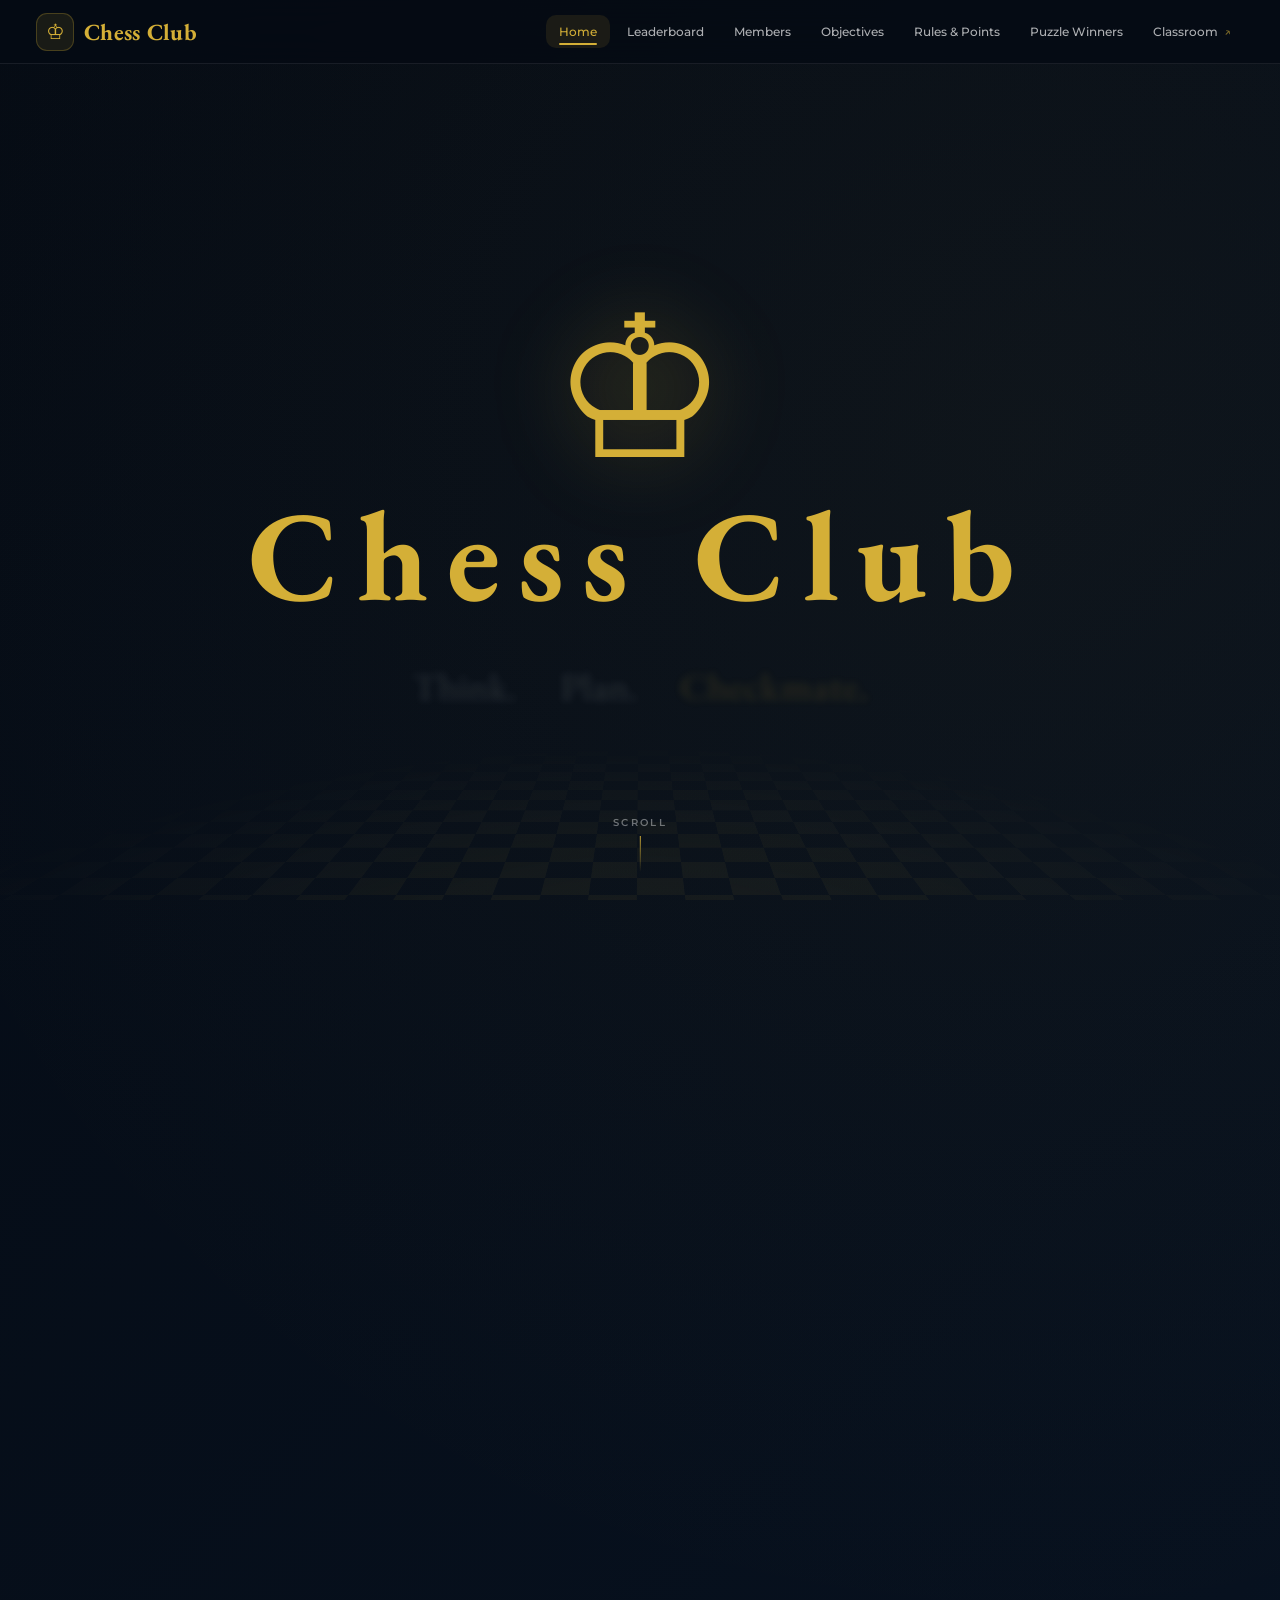
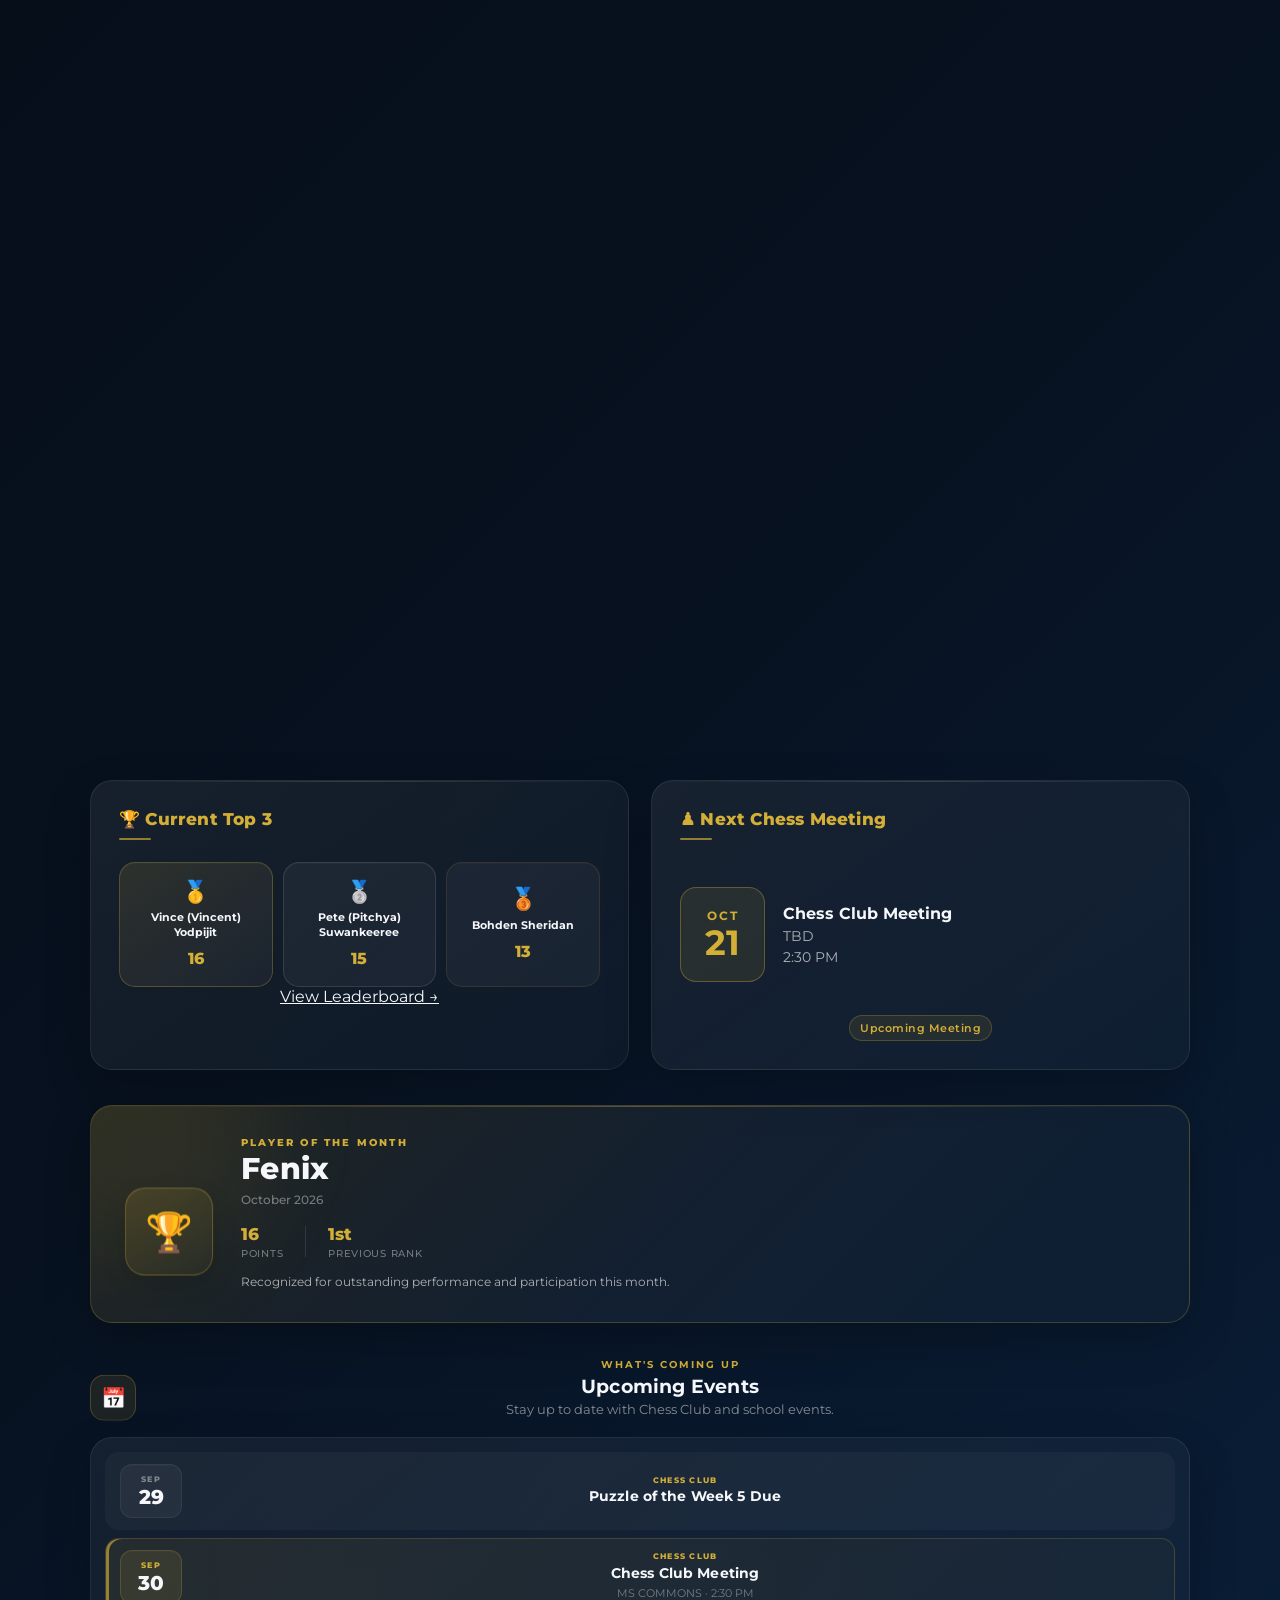
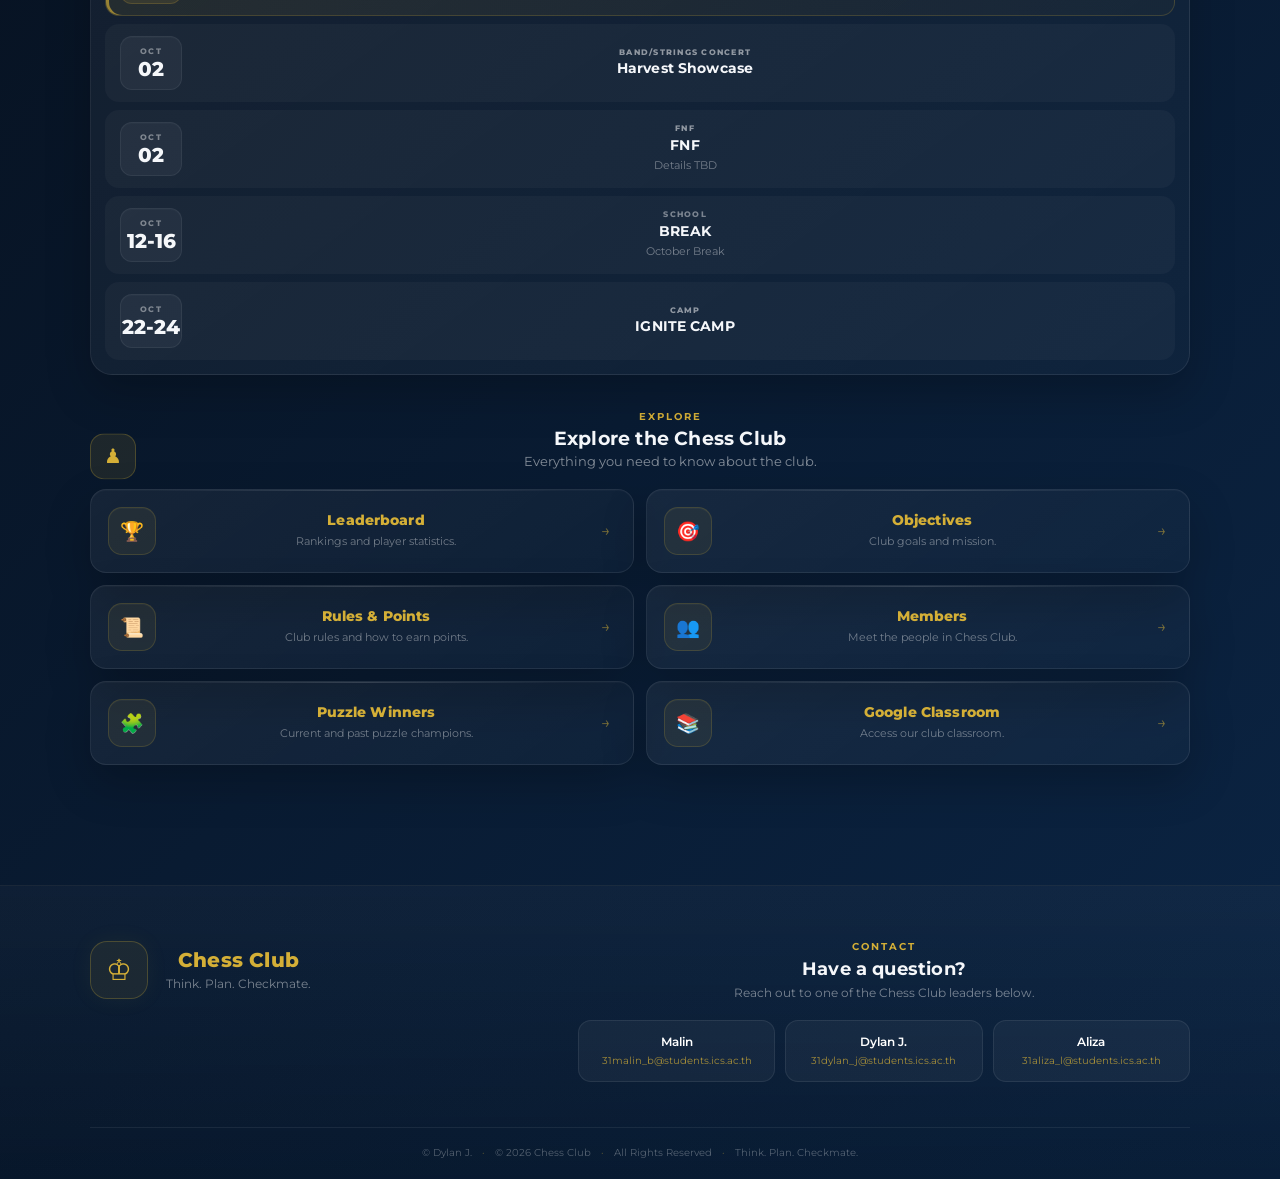
<file: index.html>
<!DOCTYPE html>
<html lang="en">

<head>

    <meta charset="UTF-8">
    <meta name="viewport" content="width=device-width, initial-scale=1.0">

    <title>Chess Club</title>

    <link rel="icon" type="image/png" href="favicon.png">

    <link rel="stylesheet" href="style.css">

    <link
        href="https://fonts.googleapis.com/css2?family=EB+Garamond:wght@500;600;700;800&family=Montserrat:wght@300;400;500;600;700;800&display=swap"
        rel="stylesheet"
    >

</head>

<body>

<!-- ========================================
     SIDEBAR NAVIGATION
======================================== -->

<header class="topbar" id="topbar">

    <a class="topbar-brand" href="index.html" aria-label="Chess Club home">
        <span class="topbar-logo">&#9812;</span>
        <span class="topbar-title">Chess Club</span>
    </a>

    <button
        class="topbar-toggle"
        id="topbarToggle"
        aria-label="Open navigation"
        aria-expanded="false"
        aria-controls="topbarNav"
    >
        <span></span><span></span><span></span>
    </button>

    <nav class="topbar-nav" id="topbarNav" aria-label="Main navigation">
        <a href="index.html" class="topbar-link"><span class="topbar-icon">🏠</span><span>Home</span></a>
        <a href="leaderboard.html" class="topbar-link"><span class="topbar-icon">🏆</span><span>Leaderboard</span></a>
        <a href="members.html" class="topbar-link"><span class="topbar-icon">👥</span><span>Members</span></a>
        <a href="objectives.html" class="topbar-link"><span class="topbar-icon">🎯</span><span>Objectives</span></a>
        <a href="rules.html" class="topbar-link"><span class="topbar-icon">📜</span><span>Rules &amp; Points</span></a>
        <a href="puzzle-winners.html" class="topbar-link"><span class="topbar-icon">🧩</span><span>Puzzle Winners</span></a>
        <a href="https://classroom.google.com/c/ODc0NTU4MTgyODM5" target="_blank" rel="noopener" class="topbar-link"><span class="topbar-icon">📚</span><span>Classroom</span><span class="topbar-external">&#8599;</span></a>
    </nav>

</header>

<div class="topbar-overlay" id="topbarOverlay"></div>

    
    <!-- SCROLLCRAFT HERO: scroll-driven intro -->
<section class="sc-hero" id="scHero" aria-label="Chess Club">
    <div class="sc-stage">
        <div class="sc-board" aria-hidden="true"></div>
        <div class="sc-king" aria-hidden="true">&#9812;</div>
        <h1 class="sc-title">Chess Club</h1>
        <p class="sc-words">
            <span class="sc-word">Think.</span>
            <span class="sc-word">Plan.</span>
            <span class="sc-word sc-word-gold">Checkmate.</span>
        </p>
        <div class="sc-hint" aria-hidden="true"><span>Scroll</span><i></i></div>
    </div>
</section>

<main class="container" id="content">


        <!-- ========================================
             HOMEPAGE DASHBOARD
        ========================================= -->

        <section class="homepage-dashboard">


            <!-- CURRENT TOP 3 -->

            <div class="dashboard-card">

                <h2>🏆 Current Top 3</h2>

                <div id="top-three">
                    <p class="dashboard-loading">
                        Loading...
                    </p>
                </div>

                <a
                    href="leaderboard.html"
                    class="dashboard-link"
                >
                    View Leaderboard →
                </a>

            </div>


            <!-- NEXT MEETING -->

            <div class="dashboard-card">

                <h2>♟ Next Chess Meeting</h2>

                <div class="next-meeting">

                    <div class="meeting-date">

                        <span>OCT</span>

                        <strong>21</strong>

                    </div>

                    <div class="meeting-info">

                        <strong>
                            Chess Club Meeting
                        </strong>

                        <span>
                            TBD
                        </span>

                        <span>
                            2:30 PM
                        </span>

                    </div>

                </div>

                <div class="meeting-status">
                    Upcoming Meeting
                </div>

            </div>

        </section>


        <!-- ========================================
             PLAYER OF THE MONTH
        ========================================= -->

        <section class="player-month">

            <div class="player-month-icon">
                🏆
            </div>

            <div class="player-month-content">

                <span class="player-month-label">
                    PLAYER OF THE MONTH
                </span>

                <h2>
                    Fenix
                </h2>

                <p class="player-month-date">
                    October 2026
                </p>

                <div class="player-month-stats">

                    <div>
                        <strong>16</strong>
                        <span>Points</span>
                    </div>

                    <div class="player-month-divider"></div>

                    <div>
                        <strong>1st</strong>
                        <span>Previous Rank</span>
                    </div>

                </div>

                <p class="player-month-description">
                    Recognized for outstanding performance and
                    participation this month.
                </p>

            </div>

        </section>

        <!-- ========================================
             UPCOMING EVENTS
        ========================================= -->
        
        <section class="events-section">
        
            <div class="homepage-section-heading">
        
                <div class="homepage-heading-icon">
                    📅
                </div>
        
                <div>
        
                    <span class="homepage-section-label">
                        WHAT'S COMING UP
                    </span>
        
                    <h2>
                        Upcoming Events
                    </h2>
        
                    <p>
                        Stay up to date with Chess Club and school events.
                    </p>
        
                </div>
        
            </div>
        
        
            <div class="events-list">
        
                <!-- EVENT 1 -->
        
                <div class="homepage-event">
        
                    <div class="event-date">
        
                        <span>
                            SEP
                        </span>
        
                        <strong>
                            29
                        </strong>
        
                    </div>
        
                    <div class="event-details">
        
                        <span class="event-type chess">
                            CHESS CLUB
                        </span>
        
                        <h3>
                            Puzzle of the Week 5 Due
                        </h3>
        
                    </div>
        
                </div>
        
        
                <!-- EVENT 2 -->
        
                <div class="homepage-event featured-event">
        
                    <div class="event-date">
        
                        <span>
                            SEP
                        </span>
        
                        <strong>
                            30
                        </strong>
        
                    </div>
        
                    <div class="event-details">
        
                        <span class="event-type chess">
                            CHESS CLUB
                        </span>
        
                        <h3>
                            Chess Club Meeting
                        </h3>
        
                        <p>
                            MS COMMONS · 2:30 PM
                        </p>
        
                    </div>
        
                </div>
        
        
                <!-- EVENT 3 -->
        
                <div class="homepage-event">
        
                    <div class="event-date">
        
                        <span>
                            OCT
                        </span>
        
                        <strong>
                            02
                        </strong>
        
                    </div>
        
                    <div class="event-details">
        
                        <span class="event-type crew">
                            BAND/STRINGS CONCERT
                        </span>
        
                        <h3>
                            Harvest Showcase
                        </h3>
        
                    </div>
        
                </div>
        
        
                <!-- EVENT 4 -->
        
                <div class="homepage-event">
        
                    <div class="event-date">
        
                        <span>
                            OCT
                        </span>
        
                        <strong>
                            02
                        </strong>
        
                    </div>
        
                    <div class="event-details">
        
                        <span class="event-type fnf">
                            FNF
                        </span>
        
                        <h3>
                            FNF
                        </h3>
        
                        <p>
                            Details TBD
                        </p>
        
                    </div>
        
                </div>
        
        
                <!-- EVENT 5 -->
        
                <div class="homepage-event">
        
                    <div class="event-date">
        
                        <span>
                            OCT
                        </span>
        
                        <strong>
                            12-16
                        </strong>
        
                    </div>
        
                    <div class="event-details">
        
                        <span class="event-type school">
                            SCHOOL
                        </span>
        
                        <h3>
                            BREAK
                        </h3>
        
                        <p>
                            October Break
                        </p>
        
                    </div>
        
                </div>
        
        
                <!-- EVENT 6 -->
        
                <div class="homepage-event">
        
                    <div class="event-date">
        
                        <span>
                            OCT
                        </span>
        
                        <strong>
                            22-24
                        </strong>
        
                    </div>
        
                    <div class="event-details">
        
                        <span class="event-type fnf">
                            CAMP
                        </span>
        
                        <h3>
                            IGNITE CAMP
                        </h3>
        
                    </div>
        
                </div>
        
            </div>
        
        </section>

        <!-- ========================================
             EXPLORE THE CHESS CLUB
        ========================================= -->

        <section class="explore-section">

            <div class="homepage-section-heading">

                <div class="homepage-heading-icon">
                    ♟
                </div>

                <div>

                    <span class="homepage-section-label">
                        EXPLORE
                    </span>

                    <h2>
                        Explore the Chess Club
                    </h2>

                    <p>
                        Everything you need to know about the club.
                    </p>

                </div>

            </div>


            <div class="explore-grid">


                <a
                    class="explore-card"
                    href="leaderboard.html"
                >

                    <div class="explore-icon">
                        🏆
                    </div>

                    <div>

                        <h3>
                            Leaderboard
                        </h3>

                        <p>
                            Rankings and player statistics.
                        </p>

                    </div>

                    <span class="explore-arrow">
                        →
                    </span>

                </a>


                <a
                    class="explore-card"
                    href="objectives.html"
                >

                    <div class="explore-icon">
                        🎯
                    </div>

                    <div>

                        <h3>
                            Objectives
                        </h3>

                        <p>
                            Club goals and mission.
                        </p>

                    </div>

                    <span class="explore-arrow">
                        →
                    </span>

                </a>


                <a
                    class="explore-card"
                    href="rules.html"
                >

                    <div class="explore-icon">
                        📜
                    </div>

                    <div>

                        <h3>
                            Rules & Points
                        </h3>

                        <p>
                            Club rules and how to earn points.
                        </p>

                    </div>

                    <span class="explore-arrow">
                        →
                    </span>

                </a>


                <a
                    class="explore-card"
                    href="members.html"
                >

                    <div class="explore-icon">
                        👥
                    </div>

                    <div>

                        <h3>
                            Members
                        </h3>

                        <p>
                            Meet the people in Chess Club.
                        </p>

                    </div>

                    <span class="explore-arrow">
                        →
                    </span>

                </a>


                <a
                    class="explore-card"
                    href="puzzle-winners.html"
                >

                    <div class="explore-icon">
                        🧩
                    </div>

                    <div>

                        <h3>
                            Puzzle Winners
                        </h3>

                        <p>
                            Current and past puzzle champions.
                        </p>

                    </div>

                    <span class="explore-arrow">
                        →
                    </span>

                </a>


                <a
                    class="explore-card classroom-card"
                    href="https://classroom.google.com/c/ODc0NTU4MTgyODM5"
                    target="_blank"
                >

                    <div class="explore-icon">
                        📚
                    </div>

                    <div>

                        <h3>
                            Google Classroom
                        </h3>

                        <p>
                            Access our club classroom.
                        </p>

                    </div>

                    <span class="explore-arrow">
                        →
                    </span>

                </a>

            </div>

        </section>

    </main>


    <!-- ========================================
         FOOTER
    ========================================= -->

    <footer class="site-footer">

        <div class="footer-content">
    
            <!-- BRANDING -->
    
            <div class="footer-brand">
    
                <div class="footer-logo">
                    ♔
                </div>
    
                <div>
                    <h2>Chess Club</h2>
    
                    <p>
                        Think. Plan. Checkmate.
                    </p>
                </div>
    
            </div>
    
    
            <!-- CONTACT -->
    
            <div class="footer-contact">
    
                <span class="footer-label">
                    CONTACT
                </span>
    
                <h3>
                    Have a question?
                </h3>
    
                <p>
                    Reach out to one of the Chess Club leaders below.
                </p>
    
    
                <div class="contact-list">
    
                    <div class="contact-person">
    
                        <span class="contact-name">
                            Malin
                        </span>
    
                        <a
                            href="https://mail.google.com/mail/?view=cm&fs=1&to=31malin_b@students.ics.ac.th"
                            target="_blank"
                            class="contact-email"
                        >
                            31malin_b@students.ics.ac.th
                        </a>
    
                    </div>
    
    
                    <div class="contact-person">
    
                        <span class="contact-name">
                            Dylan J.
                        </span>
    
                        <a
                            href="https://mail.google.com/mail/?view=cm&fs=1&to=31dylan_j@students.ics.ac.th"
                            target="_blank"
                            class="contact-email"
                        >
                            31dylan_j@students.ics.ac.th
                        </a>
    
                    </div>
    
    
                    <div class="contact-person">
    
                        <span class="contact-name">
                            Aliza
                        </span>
    
                        <a
                            href="https://mail.google.com/mail/?view=cm&fs=1&to=31aliza_l@students.ics.ac.th"
                            target="_blank"
                            class="contact-email"
                        >
                            31aliza_l@students.ics.ac.th
                        </a>
    
                    </div>
    
                </div>
    
            </div>
    
        </div>
    
    
        <!-- BOTTOM BAR -->
    
        <div class="footer-bottom">
    
            <span>
                © Dylan J.
            </span>
    
            <span class="footer-bottom-divider">
                ·
            </span>

            <span>
                © 2026 Chess Club
            </span>
    
            <span class="footer-bottom-divider">
                ·
            </span>

            <span>
                All Rights Reserved
            </span>
    
            <span class="footer-bottom-divider">
                ·
            </span>
    
            <span>
                Think. Plan. Checkmate.
            </span>
    
        </div>
    
    </footer>

    <script src="leaderboard.js"></script>
    <script src="nav.js"></script>
    <script src="scrollcraft.js"></script>
    
</body>
    
</html>
</file>
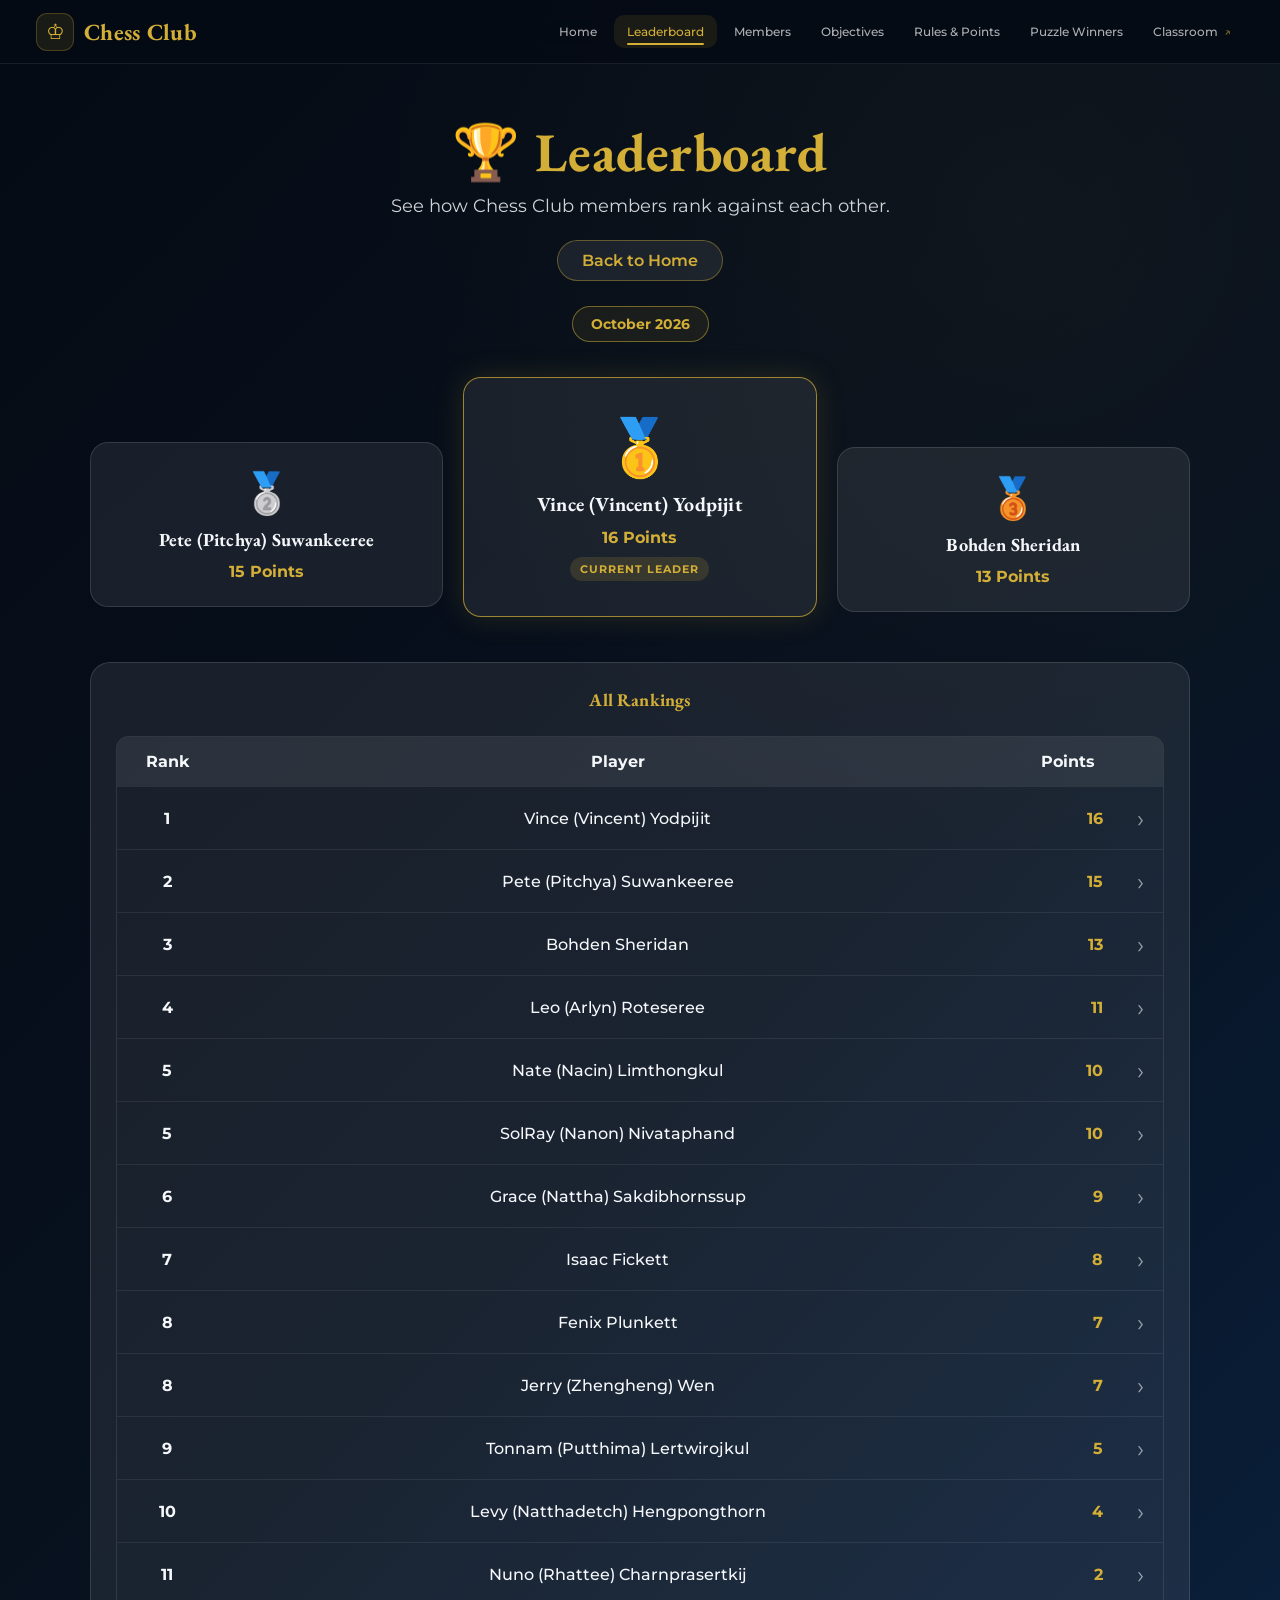
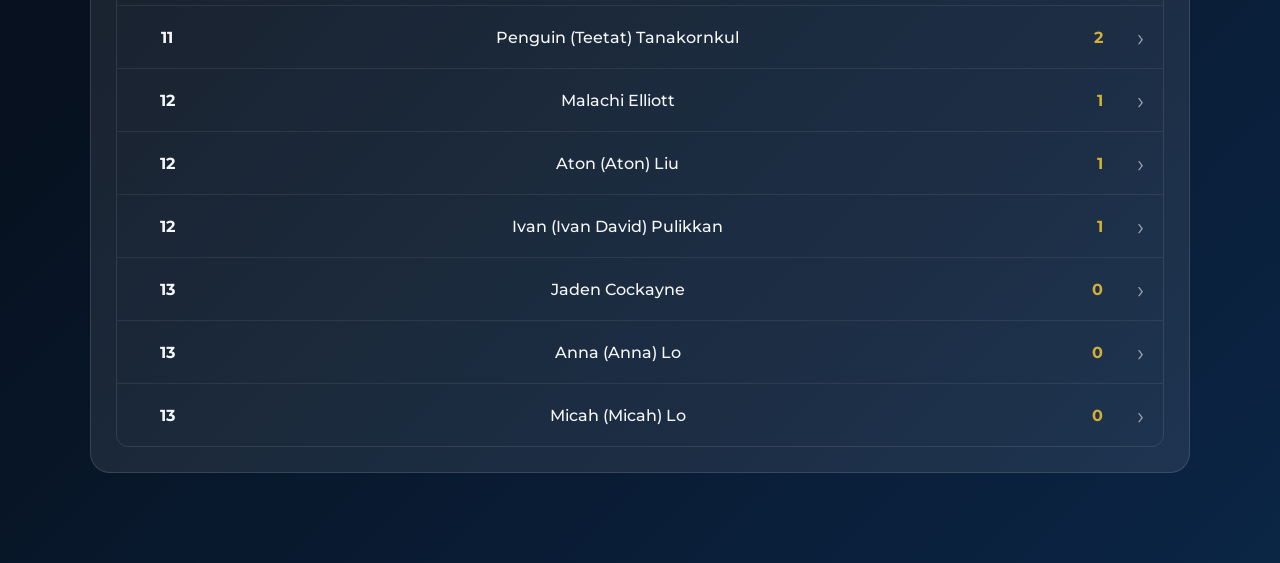
<file: leaderboard.html>
<!DOCTYPE html>
<html lang="en">

<head>

    <meta charset="UTF-8">

    <meta
        name="viewport"
        content="width=device-width, initial-scale=1.0"
    >

    <title>Leaderboard - Chess Club</title>

    <link rel="icon" type="image/png" href="favicon.png">
    
    <link rel="stylesheet" href="style.css">

    <link
        href="https://fonts.googleapis.com/css2?family=EB+Garamond:wght@500;600;700;800&family=Montserrat:wght@300;400;500;600;700;800&display=swap"
        rel="stylesheet"
    >

</head>


<body>

<!-- ========================================
     SIDEBAR NAVIGATION
======================================== -->

<header class="topbar" id="topbar">

    <a class="topbar-brand" href="index.html" aria-label="Chess Club home">
        <span class="topbar-logo">&#9812;</span>
        <span class="topbar-title">Chess Club</span>
    </a>

    <button
        class="topbar-toggle"
        id="topbarToggle"
        aria-label="Open navigation"
        aria-expanded="false"
        aria-controls="topbarNav"
    >
        <span></span><span></span><span></span>
    </button>

    <nav class="topbar-nav" id="topbarNav" aria-label="Main navigation">
        <a href="index.html" class="topbar-link"><span class="topbar-icon">🏠</span><span>Home</span></a>
        <a href="leaderboard.html" class="topbar-link"><span class="topbar-icon">🏆</span><span>Leaderboard</span></a>
        <a href="members.html" class="topbar-link"><span class="topbar-icon">👥</span><span>Members</span></a>
        <a href="objectives.html" class="topbar-link"><span class="topbar-icon">🎯</span><span>Objectives</span></a>
        <a href="rules.html" class="topbar-link"><span class="topbar-icon">📜</span><span>Rules &amp; Points</span></a>
        <a href="puzzle-winners.html" class="topbar-link"><span class="topbar-icon">🧩</span><span>Puzzle Winners</span></a>
        <a href="https://classroom.google.com/c/ODc0NTU4MTgyODM5" target="_blank" rel="noopener" class="topbar-link"><span class="topbar-icon">📚</span><span>Classroom</span><span class="topbar-external">&#8599;</span></a>
    </nav>

</header>

<div class="topbar-overlay" id="topbarOverlay"></div>

    
    <main class="container">

        <h1>🏆 Leaderboard</h1>

        <p class="tagline">
            See how Chess Club members rank against each other.
        </p>

        <a href="index.html" class="back-btn">
            Back to Home
        </a>

        <div class="season-label">
            October 2026
        </div>
    

        <!-- TOP 3 -->

        <section class="podium">


            <!-- SECOND PLACE -->

            <div class="podium-card second-place">

                <div class="podium-rank">
                    🥈
                </div>

                <h2>None</h2>

                <p class="podium-points">
                    -- Points
                </p>

            </div>


            <!-- FIRST PLACE -->

            <div class="podium-card first-place">

                <div class="podium-rank">
                    🥇
                </div>

                <h2>None</h2>

                <p class="podium-points">
                    -- Points
                </p>

                <span class="leader-label">
                    CURRENT LEADER
                </span>

            </div>


            <!-- THIRD PLACE -->

            <div class="podium-card third-place">

                <div class="podium-rank">
                    🥉
                </div>

                <h2>None</h2>

                <p class="podium-points">
                    -- Points
                </p>

            </div>


        </section>


        <!-- FULL RANKINGS -->

        <section class="rankings-section">
            <h2>All Rankings</h2>
        
            <div class="rankings-table">
                <div class="ranking-header">Rank</div>
                <div class="ranking-header">Player</div>
                <div class="ranking-header">Points</div>
                <div class="ranking-header"></div>
            </div>
        </section>

    </main>

    <script src="leaderboard.js"></script>
    <script src="nav.js"></script>
    
</body>

</html>
</file>
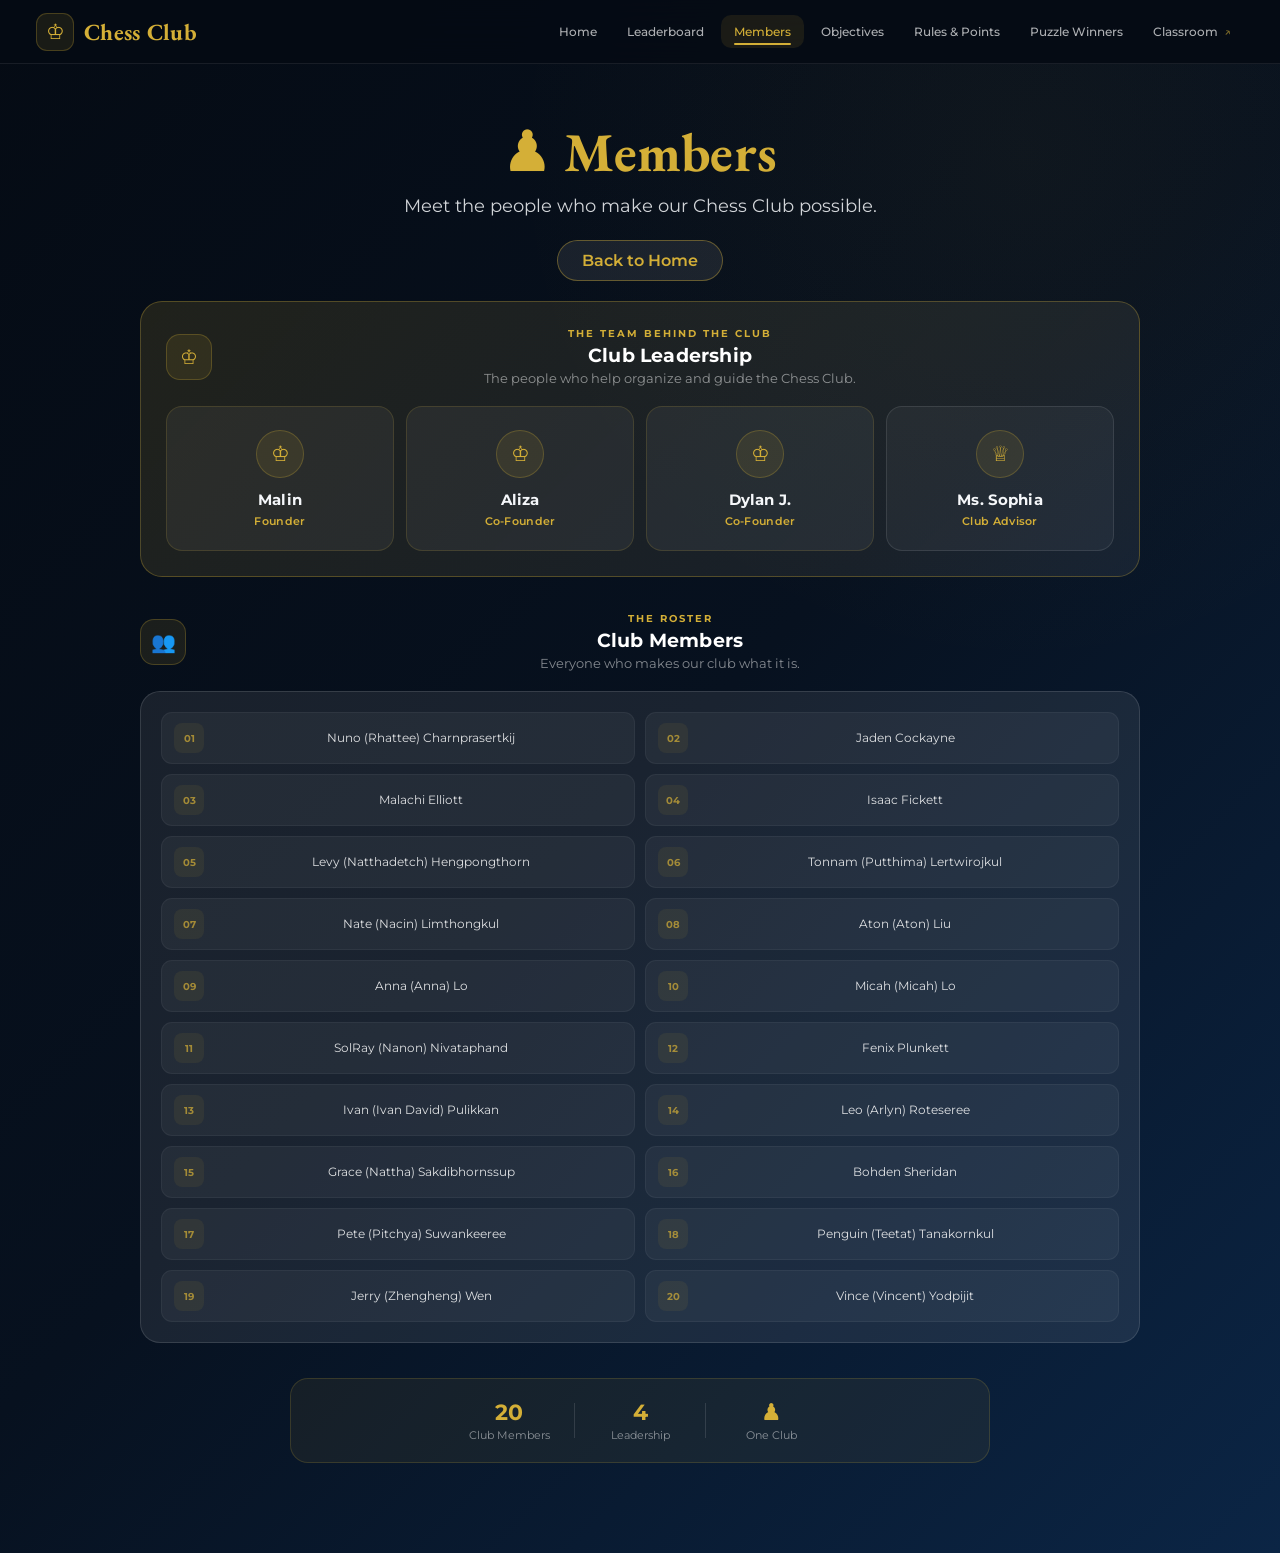
<file: members.html>
<!DOCTYPE html>
<html lang="en">

<head>

    <meta charset="UTF-8">
    <meta name="viewport" content="width=device-width, initial-scale=1.0">

    <title>Members - Chess Club</title>

    <link rel="icon" type="image/png" href="favicon.png">

    <link rel="stylesheet" href="style.css">

    <link
        href="https://fonts.googleapis.com/css2?family=EB+Garamond:wght@500;600;700;800&family=Montserrat:wght@300;400;500;600;700;800&display=swap"
        rel="stylesheet"
    >

</head>

<body>

<!-- ========================================
     SIDEBAR NAVIGATION
======================================== -->

<header class="topbar" id="topbar">

    <a class="topbar-brand" href="index.html" aria-label="Chess Club home">
        <span class="topbar-logo">&#9812;</span>
        <span class="topbar-title">Chess Club</span>
    </a>

    <button
        class="topbar-toggle"
        id="topbarToggle"
        aria-label="Open navigation"
        aria-expanded="false"
        aria-controls="topbarNav"
    >
        <span></span><span></span><span></span>
    </button>

    <nav class="topbar-nav" id="topbarNav" aria-label="Main navigation">
        <a href="index.html" class="topbar-link"><span class="topbar-icon">🏠</span><span>Home</span></a>
        <a href="leaderboard.html" class="topbar-link"><span class="topbar-icon">🏆</span><span>Leaderboard</span></a>
        <a href="members.html" class="topbar-link"><span class="topbar-icon">👥</span><span>Members</span></a>
        <a href="objectives.html" class="topbar-link"><span class="topbar-icon">🎯</span><span>Objectives</span></a>
        <a href="rules.html" class="topbar-link"><span class="topbar-icon">📜</span><span>Rules &amp; Points</span></a>
        <a href="puzzle-winners.html" class="topbar-link"><span class="topbar-icon">🧩</span><span>Puzzle Winners</span></a>
        <a href="https://classroom.google.com/c/ODc0NTU4MTgyODM5" target="_blank" rel="noopener" class="topbar-link"><span class="topbar-icon">📚</span><span>Classroom</span><span class="topbar-external">&#8599;</span></a>
    </nav>

</header>

<div class="topbar-overlay" id="topbarOverlay"></div>

    
    <main class="container">

        <h1>♟ Members</h1>

        <p class="tagline">
            Meet the people who make our Chess Club possible.
        </p>

        <a class="back-btn" href="index.html">
            Back to Home
        </a>


        <!-- ========================================
             CLUB LEADERSHIP
        ========================================= -->

        <section class="members-section leadership-section">

            <div class="members-section-heading">

                <div class="members-heading-icon">
                    ♔
                </div>

                <div>
                    <span class="members-label">
                        THE TEAM BEHIND THE CLUB
                    </span>

                    <h2>
                        Club Leadership
                    </h2>

                    <p>
                        The people who help organize and guide the Chess Club.
                    </p>
                </div>

            </div>


            <div class="leadership-grid">

                <div class="leader-card">

                    <div class="leader-icon">
                        ♔
                    </div>

                    <div class="leader-info">

                        <h3>Malin</h3>

                        <span class="leader-role">
                            Founder
                        </span>

                    </div>

                </div>


                <div class="leader-card">

                    <div class="leader-icon">
                        ♔
                    </div>

                    <div class="leader-info">

                        <h3>Aliza</h3>

                        <span class="leader-role">
                            Co-Founder
                        </span>

                    </div>

                </div>


                <div class="leader-card">

                    <div class="leader-icon">
                        ♔
                    </div>

                    <div class="leader-info">

                        <h3>Dylan J.</h3>

                        <span class="leader-role">
                            Co-Founder
                        </span>

                    </div>

                </div>


                <div class="leader-card advisor">

                    <div class="leader-icon">
                        ♕
                    </div>

                    <div class="leader-info">

                        <h3>Ms. Sophia</h3>

                        <span class="leader-role">
                            Club Advisor
                        </span>

                    </div>

                </div>

            </div>

        </section>


        <!-- ========================================
             CLUB MEMBERS
        ========================================= -->

        <section class="members-section">

            <div class="members-section-heading">

                <div class="members-heading-icon">
                    👥
                </div>

                <div>
                    <span class="members-label">
                        THE ROSTER
                    </span>

                    <h2>
                        Club Members
                    </h2>

                    <p>
                        Everyone who makes our club what it is.
                    </p>
                </div>

            </div>


            <div class="members-roster">

                <div class="roster-member">
                    <span class="member-number">01</span>
                    <span class="member-name">Nuno (Rhattee) Charnprasertkij</span>
                </div>

                <div class="roster-member">
                    <span class="member-number">02</span>
                    <span class="member-name">Jaden Cockayne</span>
                </div>

                <div class="roster-member">
                    <span class="member-number">03</span>
                    <span class="member-name">Malachi Elliott</span>
                </div>

                <div class="roster-member">
                    <span class="member-number">04</span>
                    <span class="member-name">Isaac Fickett</span>
                </div>

                <div class="roster-member">
                    <span class="member-number">05</span>
                    <span class="member-name">Levy (Natthadetch) Hengpongthorn</span>
                </div>

                <div class="roster-member">
                    <span class="member-number">06</span>
                    <span class="member-name">Tonnam (Putthima) Lertwirojkul</span>
                </div>

                <div class="roster-member">
                    <span class="member-number">07</span>
                    <span class="member-name">Nate (Nacin) Limthongkul</span>
                </div>

                <div class="roster-member">
                    <span class="member-number">08</span>
                    <span class="member-name">Aton (Aton) Liu</span>
                </div>

                <div class="roster-member">
                    <span class="member-number">09</span>
                    <span class="member-name">Anna (Anna) Lo</span>
                </div>

                <div class="roster-member">
                    <span class="member-number">10</span>
                    <span class="member-name">Micah (Micah) Lo</span>
                </div>

                <div class="roster-member">
                    <span class="member-number">11</span>
                    <span class="member-name">SolRay (Nanon) Nivataphand</span>
                </div>

                <div class="roster-member">
                    <span class="member-number">12</span>
                    <span class="member-name">Fenix Plunkett</span>
                </div>

                <div class="roster-member">
                    <span class="member-number">13</span>
                    <span class="member-name">Ivan (Ivan David) Pulikkan</span>
                </div>

                <div class="roster-member">
                    <span class="member-number">14</span>
                    <span class="member-name">Leo (Arlyn) Roteseree</span>
                </div>

                <div class="roster-member">
                    <span class="member-number">15</span>
                    <span class="member-name">Grace (Nattha) Sakdibhornssup</span>
                </div>

                <div class="roster-member">
                    <span class="member-number">16</span>
                    <span class="member-name">Bohden Sheridan</span>
                </div>

                <div class="roster-member">
                    <span class="member-number">17</span>
                    <span class="member-name">Pete (Pitchya) Suwankeeree</span>
                </div>

                <div class="roster-member">
                    <span class="member-number">18</span>
                    <span class="member-name">Penguin (Teetat) Tanakornkul</span>
                </div>

                <div class="roster-member">
                    <span class="member-number">19</span>
                    <span class="member-name">Jerry (Zhengheng) Wen</span>
                </div>

                <div class="roster-member">
                    <span class="member-number">20</span>
                    <span class="member-name">Vince (Vincent) Yodpijit</span>
                </div>

            </div>

        </section>


        <!-- ========================================
             MEMBER SUMMARY
        ========================================= -->

        <section class="members-summary">

            <div class="summary-item">
                <strong>20</strong>
                <span>Club Members</span>
            </div>

            <div class="summary-divider"></div>

            <div class="summary-item">
                <strong>4</strong>
                <span>Leadership</span>
            </div>

            <div class="summary-divider"></div>

            <div class="summary-item">
                <strong>♟</strong>
                <span>One Club</span>
            </div>

        </section>

    </main>

    <script src="nav.js"></script>
    
</body>

</html>
</file>
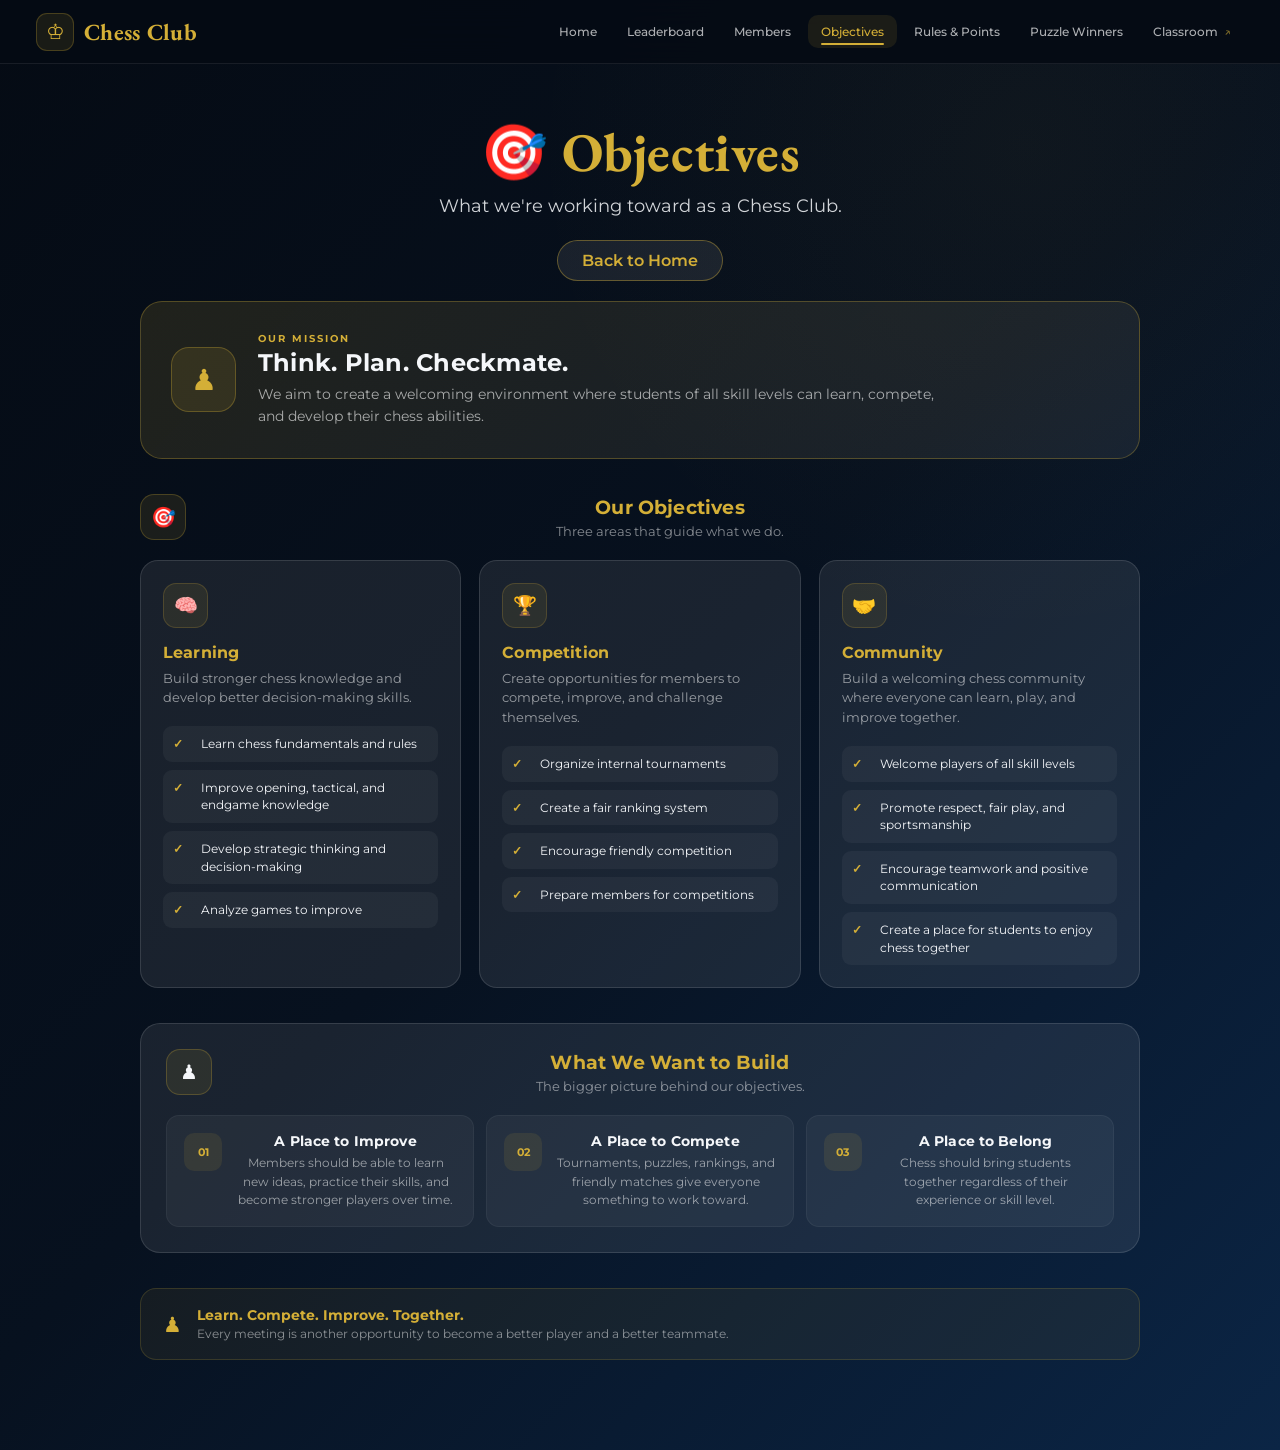
<file: objectives.html>
<!DOCTYPE html>
<html lang="en">

<head>

    <meta charset="UTF-8">
    <meta name="viewport" content="width=device-width, initial-scale=1.0">

    <title>Objectives - Chess Club</title>

    <link rel="icon" type="image/png" href="favicon.png">

    <link rel="stylesheet" href="style.css">

    <link
        href="https://fonts.googleapis.com/css2?family=EB+Garamond:wght@500;600;700;800&family=Montserrat:wght@300;400;500;600;700;800&display=swap"
        rel="stylesheet"
    >

</head>

<body>

<!-- ========================================
     SIDEBAR NAVIGATION
======================================== -->

<header class="topbar" id="topbar">

    <a class="topbar-brand" href="index.html" aria-label="Chess Club home">
        <span class="topbar-logo">&#9812;</span>
        <span class="topbar-title">Chess Club</span>
    </a>

    <button
        class="topbar-toggle"
        id="topbarToggle"
        aria-label="Open navigation"
        aria-expanded="false"
        aria-controls="topbarNav"
    >
        <span></span><span></span><span></span>
    </button>

    <nav class="topbar-nav" id="topbarNav" aria-label="Main navigation">
        <a href="index.html" class="topbar-link"><span class="topbar-icon">🏠</span><span>Home</span></a>
        <a href="leaderboard.html" class="topbar-link"><span class="topbar-icon">🏆</span><span>Leaderboard</span></a>
        <a href="members.html" class="topbar-link"><span class="topbar-icon">👥</span><span>Members</span></a>
        <a href="objectives.html" class="topbar-link"><span class="topbar-icon">🎯</span><span>Objectives</span></a>
        <a href="rules.html" class="topbar-link"><span class="topbar-icon">📜</span><span>Rules &amp; Points</span></a>
        <a href="puzzle-winners.html" class="topbar-link"><span class="topbar-icon">🧩</span><span>Puzzle Winners</span></a>
        <a href="https://classroom.google.com/c/ODc0NTU4MTgyODM5" target="_blank" rel="noopener" class="topbar-link"><span class="topbar-icon">📚</span><span>Classroom</span><span class="topbar-external">&#8599;</span></a>
    </nav>

</header>

<div class="topbar-overlay" id="topbarOverlay"></div>

    
    <main class="container">

        <h1>🎯 Objectives</h1>

        <p class="tagline">
            What we're working toward as a Chess Club.
        </p>

        <a class="back-btn" href="index.html">
            Back to Home
        </a>


        <!-- ========================================
             MISSION
        ========================================= -->

        <section class="objectives-mission">

            <div class="mission-icon">
                ♟
            </div>

            <div class="mission-content">

                <span class="section-label">
                    OUR MISSION
                </span>

                <h2>
                    Think. Plan. Checkmate.
                </h2>

                <p>
                    We aim to create a welcoming environment where students
                    of all skill levels can learn, compete, and develop
                    their chess abilities.
                </p>

            </div>

        </section>


        <!-- ========================================
             CORE OBJECTIVES
        ========================================= -->

        <section class="objectives-section">

            <div class="objectives-heading">

                <div class="heading-icon">
                    🎯
                </div>

                <div>
                    <h2>
                        Our Objectives
                    </h2>

                    <p>
                        Three areas that guide what we do.
                    </p>
                </div>

            </div>


            <div class="objectives-grid">


                <!-- LEARNING -->

                <div class="objective-box">

                    <div class="objective-icon">
                        🧠
                    </div>

                    <h3>
                        Learning
                    </h3>

                    <p>
                        Build stronger chess knowledge and develop
                        better decision-making skills.
                    </p>

                    <div class="objective-goals">

                        <div class="objective-goal">
                            <span>✓</span>
                            <span>Learn chess fundamentals and rules</span>
                        </div>

                        <div class="objective-goal">
                            <span>✓</span>
                            <span>Improve opening, tactical, and endgame knowledge</span>
                        </div>

                        <div class="objective-goal">
                            <span>✓</span>
                            <span>Develop strategic thinking and decision-making</span>
                        </div>

                        <div class="objective-goal">
                            <span>✓</span>
                            <span>Analyze games to improve</span>
                        </div>

                    </div>

                </div>


                <!-- COMPETITION -->

                <div class="objective-box">

                    <div class="objective-icon">
                        🏆
                    </div>

                    <h3>
                        Competition
                    </h3>

                    <p>
                        Create opportunities for members to compete,
                        improve, and challenge themselves.
                    </p>

                    <div class="objective-goals">

                        <div class="objective-goal">
                            <span>✓</span>
                            <span>Organize internal tournaments</span>
                        </div>

                        <div class="objective-goal">
                            <span>✓</span>
                            <span>Create a fair ranking system</span>
                        </div>

                        <div class="objective-goal">
                            <span>✓</span>
                            <span>Encourage friendly competition</span>
                        </div>

                        <div class="objective-goal">
                            <span>✓</span>
                            <span>Prepare members for competitions</span>
                        </div>

                    </div>

                </div>


                <!-- COMMUNITY -->

                <div class="objective-box">

                    <div class="objective-icon">
                        🤝
                    </div>

                    <h3>
                        Community
                    </h3>

                    <p>
                        Build a welcoming chess community where everyone
                        can learn, play, and improve together.
                    </p>

                    <div class="objective-goals">

                        <div class="objective-goal">
                            <span>✓</span>
                            <span>Welcome players of all skill levels</span>
                        </div>

                        <div class="objective-goal">
                            <span>✓</span>
                            <span>Promote respect, fair play, and sportsmanship</span>
                        </div>

                        <div class="objective-goal">
                            <span>✓</span>
                            <span>Encourage teamwork and positive communication</span>
                        </div>

                        <div class="objective-goal">
                            <span>✓</span>
                            <span>Create a place for students to enjoy chess together</span>
                        </div>

                    </div>

                </div>

            </div>

        </section>


        <!-- ========================================
             WHAT WE WANT TO BUILD
        ========================================= -->

        <section class="objectives-vision">

            <div class="objectives-heading">

                <div class="heading-icon">
                    ♟
                </div>

                <div>
                    <h2>
                        What We Want to Build
                    </h2>

                    <p>
                        The bigger picture behind our objectives.
                    </p>

                </div>

            </div>


            <div class="vision-grid">

                <div class="vision-item">

                    <div class="vision-number">
                        01
                    </div>

                    <div>
                        <h3>
                            A Place to Improve
                        </h3>

                        <p>
                            Members should be able to learn new ideas,
                            practice their skills, and become stronger
                            players over time.
                        </p>
                    </div>

                </div>


                <div class="vision-item">

                    <div class="vision-number">
                        02
                    </div>

                    <div>
                        <h3>
                            A Place to Compete
                        </h3>

                        <p>
                            Tournaments, puzzles, rankings, and friendly
                            matches give everyone something to work toward.
                        </p>
                    </div>

                </div>


                <div class="vision-item">

                    <div class="vision-number">
                        03
                    </div>

                    <div>
                        <h3>
                            A Place to Belong
                        </h3>

                        <p>
                            Chess should bring students together regardless
                            of their experience or skill level.
                        </p>
                    </div>

                </div>

            </div>

        </section>


        <!-- ========================================
             CLOSING
        ========================================= -->

        <section class="objectives-closing">

            <span>♟</span>

            <div>

                <strong>
                    Learn. Compete. Improve. Together.
                </strong>

                <p>
                    Every meeting is another opportunity to become a
                    better player and a better teammate.
                </p>

            </div>

        </section>


    </main>

    <script src="nav.js"></script>
    
</body>

</html>
</file>
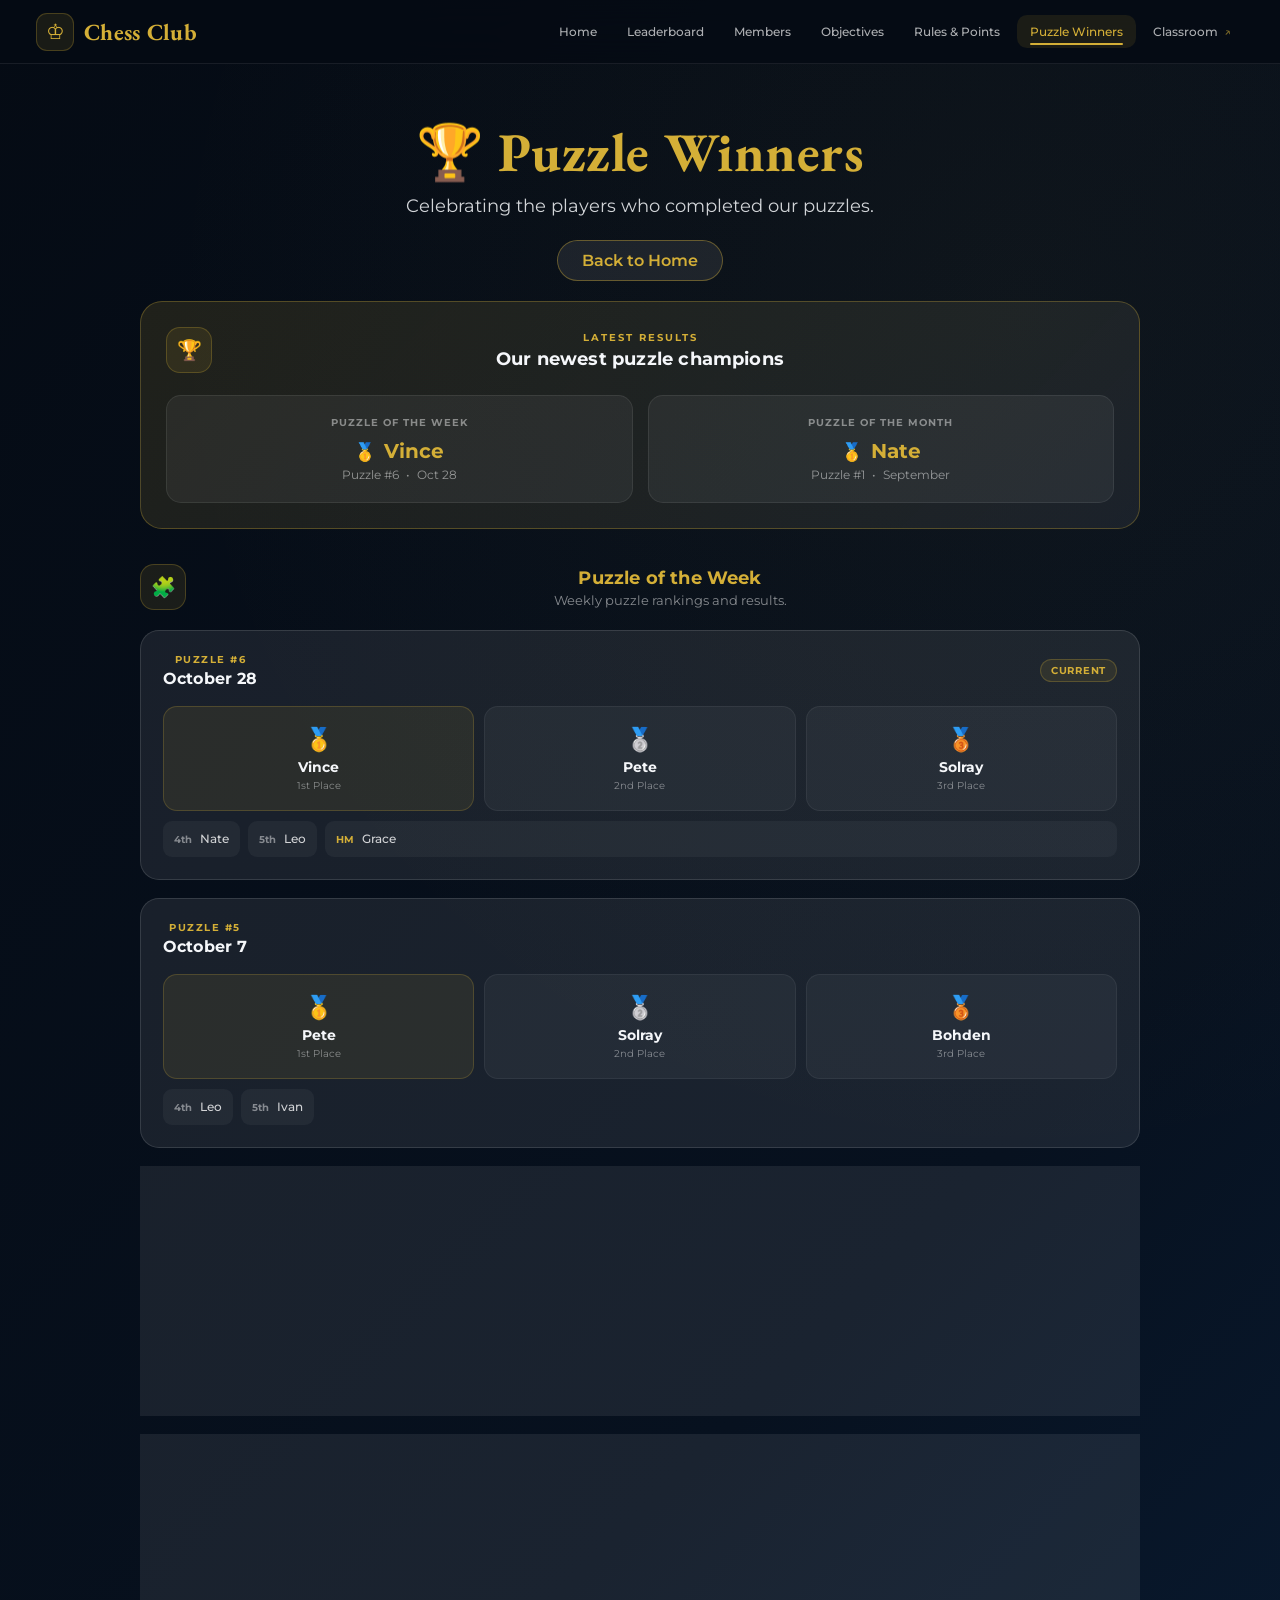
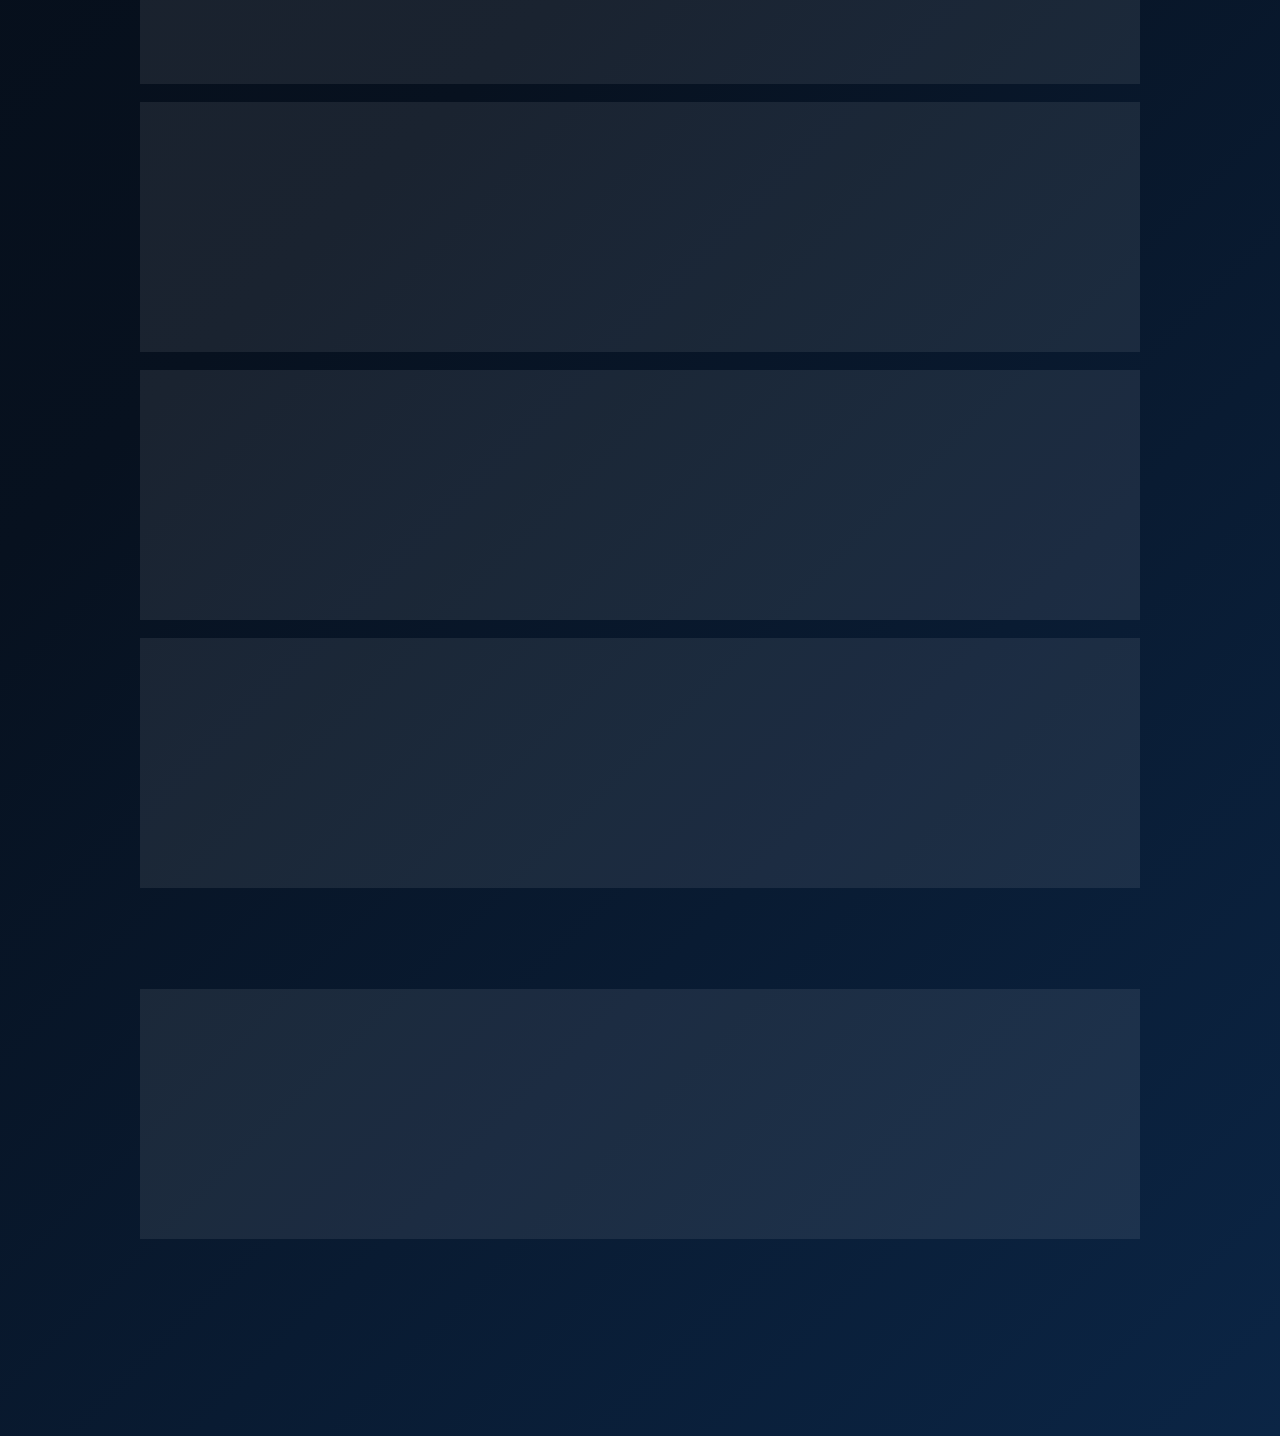
<file: puzzle-winners.html>
<!DOCTYPE html>
<html lang="en">

<head>

    <meta charset="UTF-8">
    <meta name="viewport" content="width=device-width, initial-scale=1.0">

    <title>Puzzle Winners - Chess Club</title>

    <link rel="icon" type="image/png" href="favicon.png">

    <link rel="stylesheet" href="style.css">

    <link
        href="https://fonts.googleapis.com/css2?family=EB+Garamond:wght@500;600;700;800&family=Montserrat:wght@300;400;500;600;700;800&display=swap"
        rel="stylesheet"
    >

</head>

<body>

<!-- ========================================
     SIDEBAR NAVIGATION
======================================== -->

<header class="topbar" id="topbar">

    <a class="topbar-brand" href="index.html" aria-label="Chess Club home">
        <span class="topbar-logo">&#9812;</span>
        <span class="topbar-title">Chess Club</span>
    </a>

    <button
        class="topbar-toggle"
        id="topbarToggle"
        aria-label="Open navigation"
        aria-expanded="false"
        aria-controls="topbarNav"
    >
        <span></span><span></span><span></span>
    </button>

    <nav class="topbar-nav" id="topbarNav" aria-label="Main navigation">
        <a href="index.html" class="topbar-link"><span class="topbar-icon">🏠</span><span>Home</span></a>
        <a href="leaderboard.html" class="topbar-link"><span class="topbar-icon">🏆</span><span>Leaderboard</span></a>
        <a href="members.html" class="topbar-link"><span class="topbar-icon">👥</span><span>Members</span></a>
        <a href="objectives.html" class="topbar-link"><span class="topbar-icon">🎯</span><span>Objectives</span></a>
        <a href="rules.html" class="topbar-link"><span class="topbar-icon">📜</span><span>Rules &amp; Points</span></a>
        <a href="puzzle-winners.html" class="topbar-link"><span class="topbar-icon">🧩</span><span>Puzzle Winners</span></a>
        <a href="https://classroom.google.com/c/ODc0NTU4MTgyODM5" target="_blank" rel="noopener" class="topbar-link"><span class="topbar-icon">📚</span><span>Classroom</span><span class="topbar-external">&#8599;</span></a>
    </nav>

</header>

<div class="topbar-overlay" id="topbarOverlay"></div>

    
    <main class="container">

        <h1>🏆 Puzzle Winners</h1>

        <p class="tagline">
            Celebrating the players who completed our puzzles.
        </p>

        <a class="back-btn" href="index.html">
            Back to Home
        </a>


        <!-- ========================================
             LATEST RESULTS
        ========================================= -->

        <section class="latest-results">

            <div class="latest-header">

                <div class="latest-icon">
                    🏆
                </div>

                <div>
                    <span class="section-label">
                        LATEST RESULTS
                    </span>

                    <h2>
                        Our newest puzzle champions
                    </h2>
                </div>

            </div>


            <div class="latest-grid">

                <!-- WEEK -->

                <div class="latest-result">

                    <div class="result-type">
                        PUZZLE OF THE WEEK
                    </div>

                    <div class="result-winner">
                        🥇
                        <strong>Vince</strong>
                    </div>

                    <div class="result-details">
                        Puzzle #6
                        <span>•</span>
                        Oct 28
                    </div>

                </div>


                <!-- MONTH -->

                <div class="latest-result">

                    <div class="result-type">
                        PUZZLE OF THE MONTH
                    </div>

                    <div class="result-winner">
                        🥇
                        <strong>Nate</strong>
                    </div>

                    <div class="result-details">
                        Puzzle #1
                        <span>•</span>
                        September
                    </div>

                </div>

            </div>

        </section>


        <!-- ========================================
             WEEKLY WINNERS
        ========================================= -->

        <section class="winner-section">

            <div class="section-heading">

                <div class="heading-icon">
                    🧩
                </div>

                <div>
                    <h2>
                        Puzzle of the Week
                    </h2>

                    <p>
                        Weekly puzzle rankings and results.
                    </p>
                </div>

            </div>

            <!-- WEEK 5 -->

            <div class="winner-card">

                <div class="winner-card-header">

                    <div>
                        <span class="winner-number">
                            PUZZLE #6
                        </span>

                        <h3>
                            October 28
                        </h3>
                    </div>

                    <span class="winner-badge">
                        CURRENT
                    </span>

                </div>


                <div class="podium-grid">

                    <div class="podium-player first">

                        <span class="podium-medal">
                            🥇
                        </span>

                        <strong>
                            Vince
                        </strong>

                        <small>
                            1st Place
                        </small>

                    </div>


                    <div class="podium-player second">

                        <span class="podium-medal">
                            🥈
                        </span>

                        <strong>
                            Pete
                        </strong>

                        <small>
                            2nd Place
                        </small>

                    </div>


                    <div class="podium-player third">

                        <span class="podium-medal">
                            🥉
                        </span>

                        <strong>
                            Solray
                        </strong>

                        <small>
                            3rd Place
                        </small>

                    </div>

                </div>


                <div class="other-winners">

                    <div class="other-winner">
                        <span>4th</span>
                        <strong>Nate</strong>
                    </div>

                    <div class="other-winner">
                        <span>5th</span>
                        <strong>Leo</strong>
                    </div>

                    <div class="other-winner honorable">
                        <span>HM</span>
                        <strong>Grace</strong>
                    </div>

                </div>

            </div>
            
            <!-- WEEK 5 -->

            <div class="winner-card">

                <div class="winner-card-header">

                    <div>
                        <span class="winner-number">
                            PUZZLE #5
                        </span>

                        <h3>
                            October 7
                        </h3>
                    </div>

                </div>


                <div class="podium-grid">

                    <div class="podium-player first">

                        <span class="podium-medal">
                            🥇
                        </span>

                        <strong>
                            Pete
                        </strong>

                        <small>
                            1st Place
                        </small>

                    </div>


                    <div class="podium-player second">

                        <span class="podium-medal">
                            🥈
                        </span>

                        <strong>
                            Solray
                        </strong>

                        <small>
                            2nd Place
                        </small>

                    </div>


                    <div class="podium-player third">

                        <span class="podium-medal">
                            🥉
                        </span>

                        <strong>
                            Bohden
                        </strong>

                        <small>
                            3rd Place
                        </small>

                    </div>

                </div>


                <div class="other-winners">

                    <div class="other-winner">
                        <span>4th</span>
                        <strong>Leo</strong>
                    </div>

                    <div class="other-winner">
                        <span>5th</span>
                        <strong>Ivan</strong>
                    </div>

                </div>

            </div>
            
            <!-- WEEK 4 -->

            <div class="winner-card">

                <div class="winner-card-header">

                    <div>
                        <span class="winner-number">
                            PUZZLE #4
                        </span>

                        <h3>
                            September 16
                        </h3>
                    </div>

                </div>


                <div class="podium-grid">

                    <div class="podium-player first">

                        <span class="podium-medal">
                            🥇
                        </span>

                        <strong>
                            Fenix
                        </strong>

                        <small>
                            1st Place
                        </small>

                    </div>


                    <div class="podium-player second">

                        <span class="podium-medal">
                            🥈
                        </span>

                        <strong>
                            Pete
                        </strong>

                        <small>
                            2nd Place
                        </small>

                    </div>


                    <div class="podium-player third">

                        <span class="podium-medal">
                            🥉
                        </span>

                        <strong>
                            Vince
                        </strong>

                        <small>
                            3rd Place
                        </small>

                    </div>

                </div>


                <div class="other-winners">

                    <div class="other-winner">
                        <span>4th</span>
                        <strong>Leo</strong>
                    </div>

                    <div class="other-winner">
                        <span>5th</span>
                        <strong>Nuno (By Time)</strong>
                    </div>

                </div>

            </div>
            
             <!-- WEEK 3 -->

            <div class="winner-card">

                <div class="winner-card-header">

                    <div>
                        <span class="winner-number">
                            PUZZLE #3
                        </span>

                        <h3>
                            September 16
                        </h3>
                    </div>

                </div>


                <div class="podium-grid">

                    <div class="podium-player first">

                        <span class="podium-medal">
                            🥇
                        </span>

                        <strong>
                            Vince
                        </strong>

                        <small>
                            1st Place
                        </small>

                    </div>


                    <div class="podium-player second">

                        <span class="podium-medal">
                            🥈
                        </span>

                        <strong>
                            Solray
                        </strong>

                        <small>
                            2nd Place
                        </small>

                    </div>


                    <div class="podium-player third">

                        <span class="podium-medal">
                            🥉
                        </span>

                        <strong>
                            Fenix
                        </strong>

                        <small>
                            3rd Place
                        </small>

                    </div>

                </div>


                <div class="other-winners">

                    <div class="other-winner">
                        <span>4th</span>
                        <strong>Aton</strong>
                    </div>

                    <div class="other-winner">
                        <span>5th</span>
                        <strong>Nuno</strong>
                    </div>

                    <div class="other-winner honorable">
                        <span>HM</span>
                        <strong>Grace, Pete</strong>
                    </div>

                </div>

            </div>


            <!-- WEEK 2 -->

            <div class="winner-card">

                <div class="winner-card-header">

                    <div>
                        <span class="winner-number">
                            PUZZLE #2
                        </span>

                        <h3>
                            September 8
                        </h3>
                    </div>

                </div>


                <div class="podium-grid">

                    <div class="podium-player first">

                        <span class="podium-medal">
                            🥇
                        </span>

                        <strong>
                            Solray
                        </strong>

                        <small>
                            1st Place
                        </small>

                    </div>


                    <div class="podium-player second">

                        <span class="podium-medal">
                            🥈
                        </span>

                        <strong>
                            Fenix
                        </strong>

                        <small>
                            2nd Place
                        </small>

                    </div>


                    <div class="podium-player third">

                        <span class="podium-medal">
                            🥉
                        </span>

                        <strong>
                            Vince
                        </strong>

                        <small>
                            3rd Place
                        </small>

                    </div>

                </div>


                <div class="other-winners">

                    <div class="other-winner">
                        <span>4th</span>
                        <strong>Grace</strong>
                    </div>

                    <div class="other-winner">
                        <span>5th</span>
                        <strong>Nuno</strong>
                    </div>

                </div>

            </div>


            <!-- WEEK 1 -->

            <div class="winner-card">

                <div class="winner-card-header">

                    <div>
                        <span class="winner-number">
                            PUZZLE #1
                        </span>

                        <h3>
                            September 1
                        </h3>
                    </div>

                </div>


                <div class="podium-grid">

                    <div class="podium-player first">

                        <span class="podium-medal">
                            🥇
                        </span>

                        <strong>
                            Fenix
                        </strong>

                        <small>
                            1st Place
                        </small>

                    </div>


                    <div class="podium-player second">

                        <span class="podium-medal">
                            🥈
                        </span>

                        <strong>
                            Nuno
                        </strong>

                        <small>
                            2nd Place
                        </small>

                    </div>


                    <div class="podium-player third">

                        <span class="podium-medal">
                            🥉
                        </span>

                        <strong>
                            Grace Sak
                        </strong>

                        <small>
                            3rd Place
                        </small>

                    </div>

                </div>


                <div class="other-winners">

                    <div class="other-winner">
                        <span>4th</span>
                        <strong>Vince</strong>
                    </div>

                    <div class="other-winner">
                        <span>5th</span>
                        <strong>Ivan</strong>
                    </div>

                    <div class="other-winner honorable">
                        <span>HM</span>
                        <strong>Solray, Isaac, Anna L, Nate, Levy</strong>
                    </div>

                </div>

            </div>


            <!-- WEEK 0 -->

            <div class="winner-card">

                <div class="winner-card-header">

                    <div>
                        <span class="winner-number">
                            PUZZLE #0
                        </span>

                        <h3>
                            August 25
                        </h3>
                    </div>

                </div>


                <div class="podium-grid">

                    <div class="podium-player first">

                        <span class="podium-medal">
                            🥇
                        </span>

                        <strong>
                            Fenix
                        </strong>

                        <small>
                            1st Place
                        </small>

                    </div>


                    <div class="podium-player second">

                        <span class="podium-medal">
                            🥈
                        </span>

                        <strong>
                            Leo
                        </strong>

                        <small>
                            2nd Place
                        </small>

                    </div>


                    <div class="podium-player third">

                        <span class="podium-medal">
                            🥉
                        </span>

                        <strong>
                            Vincent
                        </strong>

                        <small>
                            3rd Place
                        </small>

                    </div>

                </div>


                <div class="other-winners">

                    <div class="other-winner">
                        <span>4th</span>
                        <strong>Bohden</strong>
                    </div>

                    <div class="other-winner">
                        <span>5th</span>
                        <strong>Grace Sak</strong>
                    </div>

                </div>

            </div>

        </section>


        <!-- ========================================
             MONTHLY WINNERS
        ========================================= -->

        <section class="winner-section">

            <div class="section-heading">

                <div class="heading-icon">
                    🗓️
                </div>

                <div>
                    <h2>
                        Puzzle of the Month
                    </h2>

                    <p>
                        Monthly puzzle champions and results.
                    </p>
                </div>

            </div>


            <!-- MONTH 1 -->

            <div class="winner-card">

                <div class="winner-card-header">

                    <div>
                        <span class="winner-number">
                            PUZZLE #1
                        </span>

                        <h3>
                            September
                        </h3>
                    </div>

                    <span class="winner-badge">
                        CURRENT
                    </span>

                </div>


                <div class="podium-grid">

                    <div class="podium-player first">

                        <span class="podium-medal">
                            🥇
                        </span>

                        <strong>
                            Nate
                        </strong>

                        <small>
                            1st Place
                        </small>

                    </div>


                    <div class="podium-player second">

                        <span class="podium-medal">
                            🥈
                        </span>

                        <strong>
                            Pete
                        </strong>

                        <small>
                            2nd Place
                        </small>

                    </div>


                    <div class="podium-player third">

                        <span class="podium-medal">
                            🥉
                        </span>

                        <strong>
                            Grace
                        </strong>

                        <small>
                            3rd Place
                        </small>

                    </div>

                </div>


                <div class="other-winners">

                    <div class="other-winner">
                        <span>4th</span>
                        <strong>Vince</strong>
                    </div>

                    <div class="other-winner">
                        <span>5th</span>
                        <strong>Leo</strong>
                    </div>

                    <div class="other-winner honorable">
                        <span>HM</span>
                        <strong>Fenix, Bohden</strong>
                    </div>

                </div>

            </div>

        </section>


        <!-- ========================================
             FOOTER MESSAGE
        ========================================= -->

        <section class="winners-closing">

            <span>♟</span>

            <div>

                <strong>
                    Every puzzle is another chance to improve.
                </strong>

                <p>
                    Think carefully, solve creatively, and see where you rank.
                </p>

            </div>

        </section>


    </main>

    <script src="nav.js"></script>
    
</body>

</html>
</file>
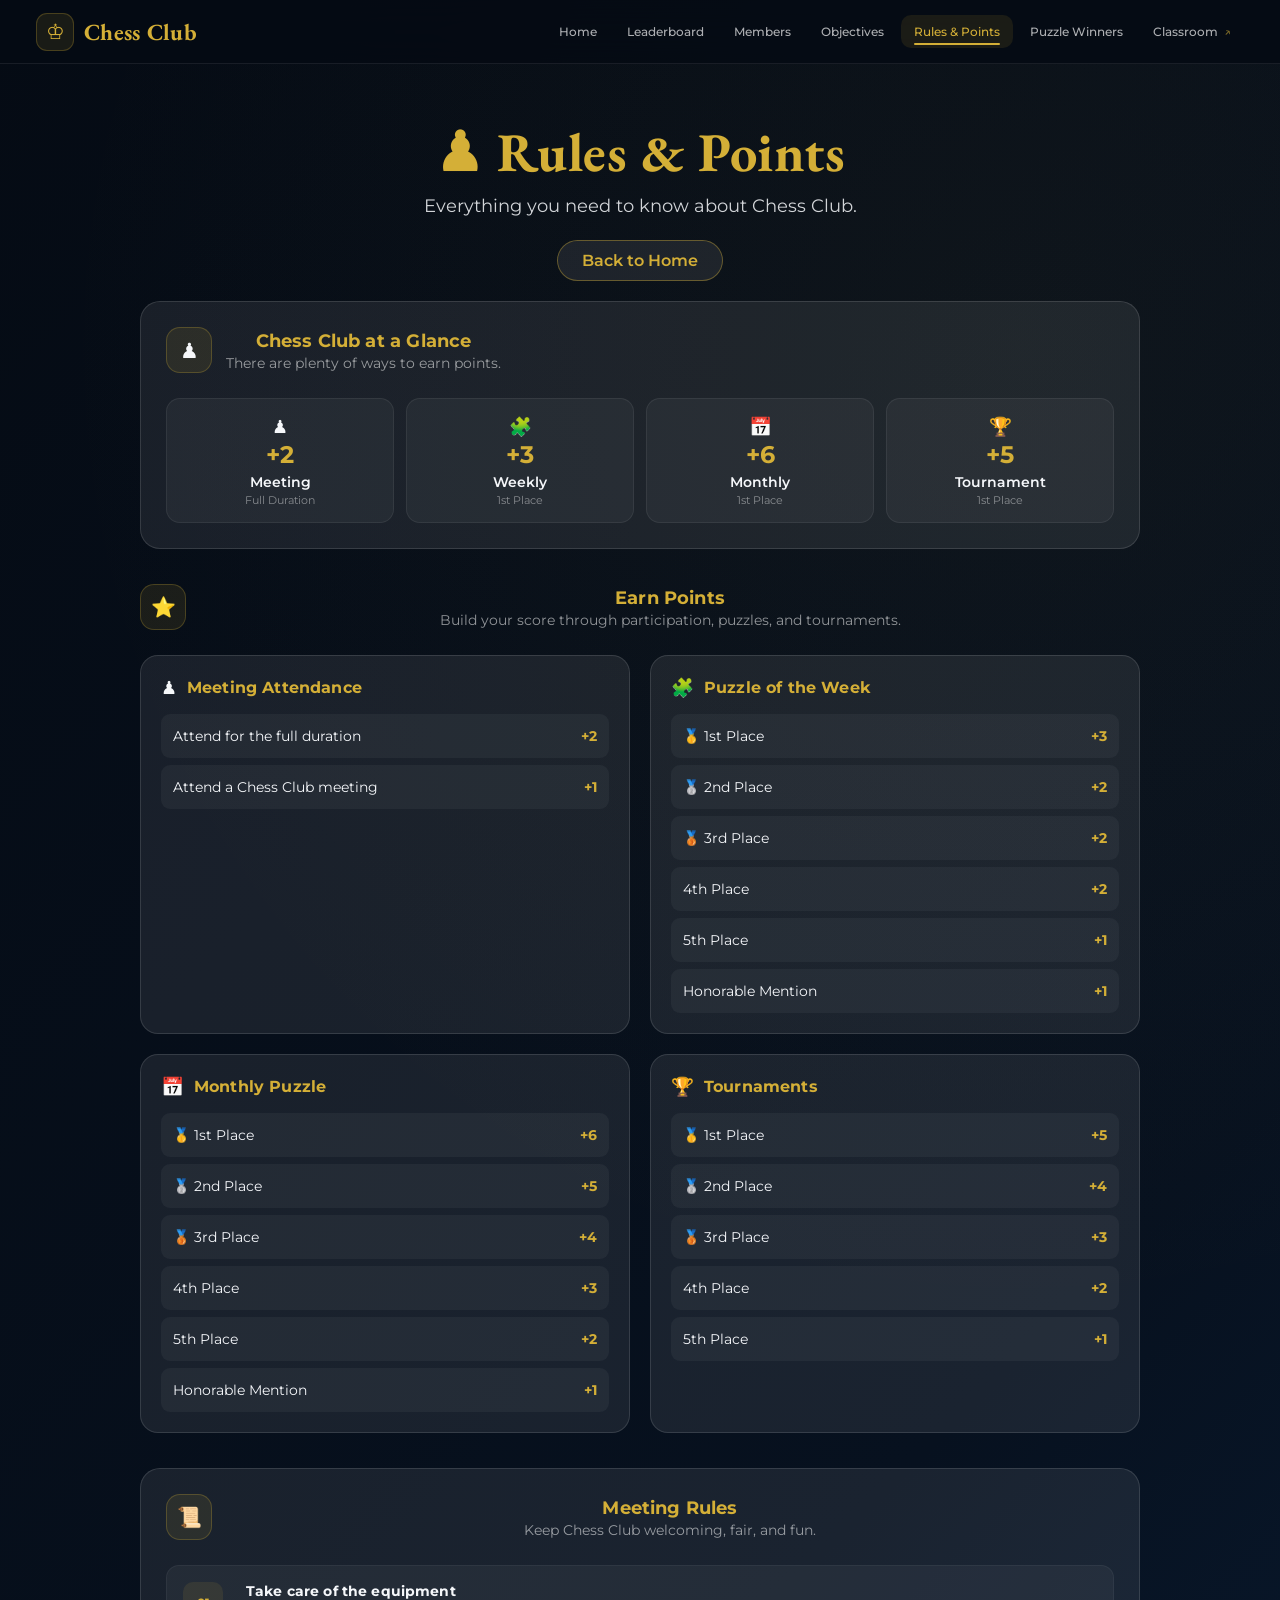
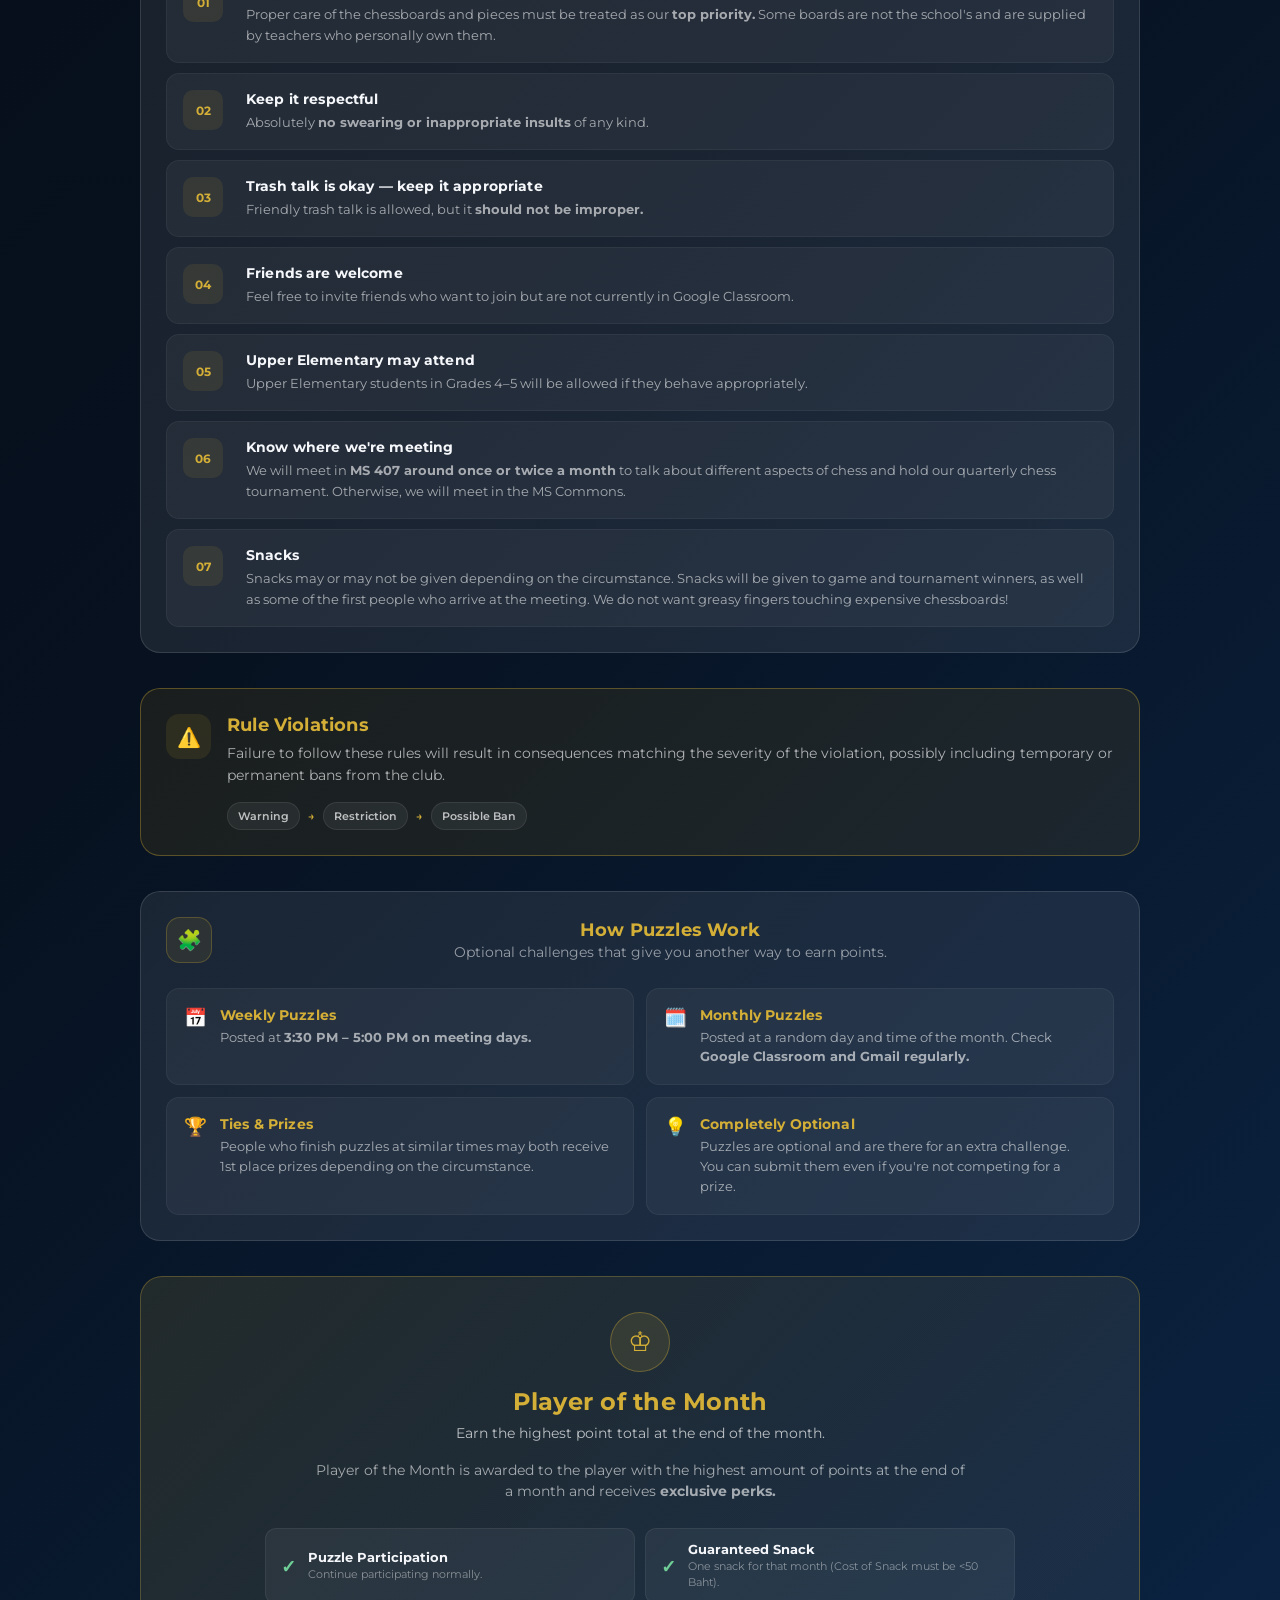
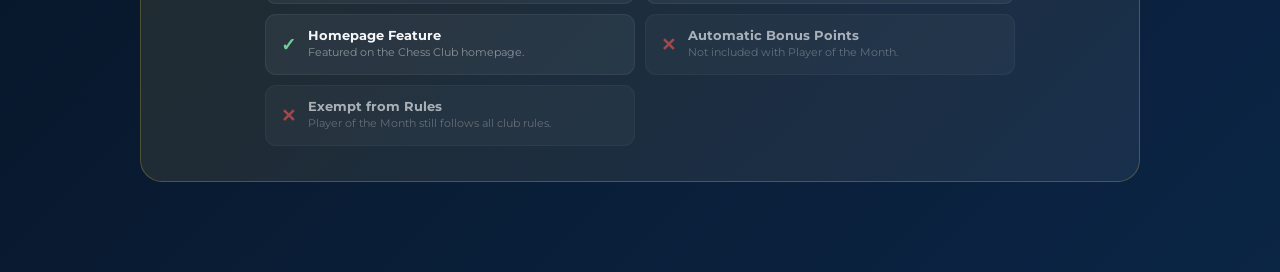
<file: rules.html>
<!DOCTYPE html>
<html lang="en">

<head>
    <meta charset="UTF-8">
    <meta name="viewport" content="width=device-width, initial-scale=1.0">

    <title>Rules & Points - Chess Club</title>

    <link rel="icon" type="image/png" href="favicon.png">

    <link rel="stylesheet" href="style.css">

    <link
        href="https://fonts.googleapis.com/css2?family=EB+Garamond:wght@500;600;700;800&family=Montserrat:wght@300;400;500;600;700;800&display=swap"
        rel="stylesheet"
    >
</head>

<body>

<!-- ========================================
     SIDEBAR NAVIGATION
======================================== -->

<header class="topbar" id="topbar">

    <a class="topbar-brand" href="index.html" aria-label="Chess Club home">
        <span class="topbar-logo">&#9812;</span>
        <span class="topbar-title">Chess Club</span>
    </a>

    <button
        class="topbar-toggle"
        id="topbarToggle"
        aria-label="Open navigation"
        aria-expanded="false"
        aria-controls="topbarNav"
    >
        <span></span><span></span><span></span>
    </button>

    <nav class="topbar-nav" id="topbarNav" aria-label="Main navigation">
        <a href="index.html" class="topbar-link"><span class="topbar-icon">🏠</span><span>Home</span></a>
        <a href="leaderboard.html" class="topbar-link"><span class="topbar-icon">🏆</span><span>Leaderboard</span></a>
        <a href="members.html" class="topbar-link"><span class="topbar-icon">👥</span><span>Members</span></a>
        <a href="objectives.html" class="topbar-link"><span class="topbar-icon">🎯</span><span>Objectives</span></a>
        <a href="rules.html" class="topbar-link"><span class="topbar-icon">📜</span><span>Rules &amp; Points</span></a>
        <a href="puzzle-winners.html" class="topbar-link"><span class="topbar-icon">🧩</span><span>Puzzle Winners</span></a>
        <a href="https://classroom.google.com/c/ODc0NTU4MTgyODM5" target="_blank" rel="noopener" class="topbar-link"><span class="topbar-icon">📚</span><span>Classroom</span><span class="topbar-external">&#8599;</span></a>
    </nav>

</header>

<div class="topbar-overlay" id="topbarOverlay"></div>

    
    <main class="container">

        <h1>♟ Rules & Points</h1>

        <p class="tagline">
            Everything you need to know about Chess Club.
        </p>

        <a class="back-btn" href="index.html">
            Back to Home
        </a>


        <!-- ========================================
             AT A GLANCE
        ========================================= -->

        <section class="rules-overview">

            <div class="overview-header">
                <span>♟</span>
                <div>
                    <h2>Chess Club at a Glance</h2>
                    <p>There are plenty of ways to earn points.</p>
                </div>
            </div>

            <div class="overview-stats">

                <div class="overview-stat">
                    <span class="overview-icon">♟</span>
                    <strong>+2</strong>
                    <span>Meeting</span>
                    <small>Full Duration</small>
                </div>

                <div class="overview-stat">
                    <span class="overview-icon">🧩</span>
                    <strong>+3</strong>
                    <span>Weekly</span>
                    <small>1st Place</small>
                </div>

                <div class="overview-stat">
                    <span class="overview-icon">📅</span>
                    <strong>+6</strong>
                    <span>Monthly</span>
                    <small>1st Place</small>
                </div>

                <div class="overview-stat">
                    <span class="overview-icon">🏆</span>
                    <strong>+5</strong>
                    <span>Tournament</span>
                    <small>1st Place</small>
                </div>

            </div>

        </section>


        <!-- ========================================
             POINTS
        ========================================= -->

        <section class="rules-section">

            <div class="rules-section-heading">
                <span>⭐</span>
                <div>
                    <h2>Earn Points</h2>
                    <p>Build your score through participation, puzzles, and tournaments.</p>
                </div>
            </div>


            <div class="points-grid">


                <!-- ATTENDANCE -->

                <div class="points-category">

                    <div class="points-category-header">
                        <span>♟</span>
                        <h3>Meeting Attendance</h3>
                    </div>

                    <div class="points-row">
                        <span>Attend for the full duration</span>
                        <strong>+2</strong>
                    </div>

                    <div class="points-row">
                        <span>Attend a Chess Club meeting</span>
                        <strong>+1</strong>
                    </div>

                </div>


                <!-- WEEKLY -->

                <div class="points-category">

                    <div class="points-category-header">
                        <span>🧩</span>
                        <h3>Puzzle of the Week</h3>
                    </div>

                    <div class="points-row">
                        <span>🥇 1st Place</span>
                        <strong>+3</strong>
                    </div>

                    <div class="points-row">
                        <span>🥈 2nd Place</span>
                        <strong>+2</strong>
                    </div>

                    <div class="points-row">
                        <span>🥉 3rd Place</span>
                        <strong>+2</strong>
                    </div>

                    <div class="points-row">
                        <span>4th Place</span>
                        <strong>+2</strong>
                    </div>

                    <div class="points-row">
                        <span>5th Place</span>
                        <strong>+1</strong>
                    </div>

                    <div class="points-row">
                        <span>Honorable Mention</span>
                        <strong>+1</strong>
                    </div>

                </div>


                <!-- MONTHLY -->

                <div class="points-category">

                    <div class="points-category-header">
                        <span>📅</span>
                        <h3>Monthly Puzzle</h3>
                    </div>

                    <div class="points-row">
                        <span>🥇 1st Place</span>
                        <strong>+6</strong>
                    </div>

                    <div class="points-row">
                        <span>🥈 2nd Place</span>
                        <strong>+5</strong>
                    </div>

                    <div class="points-row">
                        <span>🥉 3rd Place</span>
                        <strong>+4</strong>
                    </div>

                    <div class="points-row">
                        <span>4th Place</span>
                        <strong>+3</strong>
                    </div>

                    <div class="points-row">
                        <span>5th Place</span>
                        <strong>+2</strong>
                    </div>

                    <div class="points-row">
                        <span>Honorable Mention</span>
                        <strong>+1</strong>
                    </div>

                </div>


                <!-- TOURNAMENTS -->

                <div class="points-category">

                    <div class="points-category-header">
                        <span>🏆</span>
                        <h3>Tournaments</h3>
                    </div>

                    <div class="points-row">
                        <span>🥇 1st Place</span>
                        <strong>+5</strong>
                    </div>

                    <div class="points-row">
                        <span>🥈 2nd Place</span>
                        <strong>+4</strong>
                    </div>

                    <div class="points-row">
                        <span>🥉 3rd Place</span>
                        <strong>+3</strong>
                    </div>

                    <div class="points-row">
                        <span>4th Place</span>
                        <strong>+2</strong>
                    </div>

                    <div class="points-row">
                        <span>5th Place</span>
                        <strong>+1</strong>
                    </div>

                </div>

            </div>

        </section>


        <!-- ========================================
             MEETING RULES
        ========================================= -->

        <section class="rules-card">

            <div class="rules-section-heading">
                <span>📜</span>
                <div>
                    <h2>Meeting Rules</h2>
                    <p>Keep Chess Club welcoming, fair, and fun.</p>
                </div>
            </div>


            <div class="numbered-rules">

                <div class="numbered-rule">
                    <span>01</span>
                    <div>
                        <h3>Take care of the equipment</h3>
                        <p>
                            Proper care of the chessboards and pieces must be treated
                            as our <strong>top priority.</strong> Some boards are not
                            the school's and are supplied by teachers who personally
                            own them.
                        </p>
                    </div>
                </div>


                <div class="numbered-rule">
                    <span>02</span>
                    <div>
                        <h3>Keep it respectful</h3>
                        <p>
                            Absolutely <strong>no swearing or inappropriate insults</strong>
                            of any kind.
                        </p>
                    </div>
                </div>


                <div class="numbered-rule">
                    <span>03</span>
                    <div>
                        <h3>Trash talk is okay — keep it appropriate</h3>
                        <p>
                            Friendly trash talk is allowed, but it
                            <strong>should not be improper.</strong>
                        </p>
                    </div>
                </div>


                <div class="numbered-rule">
                    <span>04</span>
                    <div>
                        <h3>Friends are welcome</h3>
                        <p>
                            Feel free to invite friends who want to join but are not
                            currently in Google Classroom.
                        </p>
                    </div>
                </div>


                <div class="numbered-rule">
                    <span>05</span>
                    <div>
                        <h3>Upper Elementary may attend</h3>
                        <p>
                            Upper Elementary students in Grades 4–5 will be allowed
                            if they behave appropriately.
                        </p>
                    </div>
                </div>


                <div class="numbered-rule">
                    <span>06</span>
                    <div>
                        <h3>Know where we're meeting</h3>
                        <p>
                            We will meet in <strong>MS 407 around once or twice a month</strong>
                            to talk about different aspects of chess and hold our
                            quarterly chess tournament. Otherwise, we will meet in
                            the MS Commons.
                        </p>
                    </div>
                </div>


                <div class="numbered-rule">
                    <span>07</span>
                    <div>
                        <h3>Snacks</h3>
                        <p>
                            Snacks may or may not be given depending on the circumstance.
                            Snacks will be given to game and tournament winners, as well
                            as some of the first people who arrive at the meeting.
                            We do not want greasy fingers touching expensive chessboards!
                        </p>
                    </div>
                </div>

            </div>

        </section>


        <!-- ========================================
             RULE VIOLATIONS
        ========================================= -->

        <section class="rules-warning">

            <div class="warning-icon">
                ⚠️
            </div>

            <div>
                <h2>Rule Violations</h2>

                <p>
                    Failure to follow these rules will result in consequences
                    matching the severity of the violation, possibly including
                    temporary or permanent bans from the club.
                </p>

                <div class="consequence-flow">
                    <span>Warning</span>
                    <span>→</span>
                    <span>Restriction</span>
                    <span>→</span>
                    <span>Possible Ban</span>
                </div>
            </div>

        </section>


        <!-- ========================================
             PUZZLES
        ========================================= -->

        <section class="rules-card puzzle-info-card">

            <div class="rules-section-heading">
                <span>🧩</span>
                <div>
                    <h2>How Puzzles Work</h2>
                    <p>Optional challenges that give you another way to earn points.</p>
                </div>
            </div>


            <div class="puzzle-info-grid">

                <div class="puzzle-info-item">
                    <span>📅</span>
                    <div>
                        <h3>Weekly Puzzles</h3>
                        <p>
                            Posted at <strong>3:30 PM – 5:00 PM on meeting days.</strong>
                        </p>
                    </div>
                </div>


                <div class="puzzle-info-item">
                    <span>🗓️</span>
                    <div>
                        <h3>Monthly Puzzles</h3>
                        <p>
                            Posted at a random day and time of the month.
                            Check <strong>Google Classroom and Gmail regularly.</strong>
                        </p>
                    </div>
                </div>


                <div class="puzzle-info-item">
                    <span>🏆</span>
                    <div>
                        <h3>Ties & Prizes</h3>
                        <p>
                            People who finish puzzles at similar times may both
                            receive 1st place prizes depending on the circumstance.
                        </p>
                    </div>
                </div>


                <div class="puzzle-info-item">
                    <span>💡</span>
                    <div>
                        <h3>Completely Optional</h3>
                        <p>
                            Puzzles are optional and are there for an extra challenge.
                            You can submit them even if you're not competing for a prize.
                        </p>
                    </div>
                </div>

            </div>

        </section>


        <!-- ========================================
             PLAYER OF THE MONTH
        ========================================= -->

        <section class="potm-card">

            <div class="potm-crown">
                ♔
            </div>

            <h2>Player of the Month</h2>

            <p class="potm-subtitle">
                Earn the highest point total at the end of the month.
            </p>

            <p class="potm-description">
                Player of the Month is awarded to the player with the highest
                amount of points at the end of a month and receives
                <strong>exclusive perks.</strong>
            </p>


            <div class="potm-perks">

                <div class="potm-perk">
                    <span>✓</span>
                    <div>
                        <strong>Puzzle Participation</strong>
                        <small>Continue participating normally.</small>
                    </div>
                </div>


                <div class="potm-perk">
                    <span>✓</span>
                    <div>
                        <strong>Guaranteed Snack</strong>
                        <small>One snack for that month (Cost of Snack must be <50 Baht).</small>
                    </div>
                </div>


                <div class="potm-perk">
                    <span>✓</span>
                    <div>
                        <strong>Homepage Feature</strong>
                        <small>Featured on the Chess Club homepage.</small>
                    </div>
                </div>


                <div class="potm-perk unavailable">
                    <span>✕</span>
                    <div>
                        <strong>Automatic Bonus Points</strong>
                        <small>Not included with Player of the Month.</small>
                    </div>
                </div>


                <div class="potm-perk unavailable">
                    <span>✕</span>
                    <div>
                        <strong>Exempt from Rules</strong>
                        <small>Player of the Month still follows all club rules.</small>
                    </div>
                </div>

            </div>

        </section>

    </main>

    <script src="nav.js"></script>
    
</body>

</html>
</file>
<file: style.css>
/* =========================
   FONTS & RESET
========================= */

:root {
    --font-heading: "EB Garamond", "Garamond", Georgia, serif;
    --font-body: "Montserrat", sans-serif;
}

* {
    margin: 0;
    padding: 0;
    box-sizing: border-box;
}

/* ========================================
   CHESS CLUB — DESIGN SYSTEM
======================================== */

:root {

    --bg-main: #050b14;
    --bg-deep: #07111f;
    --bg-blue: #0b2545;

    --gold: #d4af37;
    --gold-soft: rgba(212, 175, 55, 0.12);
    --gold-border: rgba(212, 175, 55, 0.24);
    --gold-glow: rgba(212, 175, 55, 0.18);

    --glass: rgba(255, 255, 255, 0.045);
    --glass-hover: rgba(255, 255, 255, 0.065);

    --border: rgba(255, 255, 255, 0.08);
    --border-strong: rgba(255, 255, 255, 0.12);

    --text-main: #f5f7fa;
    --text-secondary: rgba(255, 255, 255, 0.65);
    --text-muted: rgba(255, 255, 255, 0.4);

    --shadow-card:
        0 18px 45px rgba(0, 0, 0, 0.22);

    --shadow-hover:
        0 22px 50px rgba(0, 0, 0, 0.3);

    --radius-xl: 22px;
    --radius-lg: 18px;
    --radius-md: 13px;
    --radius-sm: 9px;

    --transition-fast: 0.18s ease;
    --transition-normal: 0.25s ease;
}

/* ========================================
   GLOBAL DESIGN FOUNDATION
======================================== */

html {
    scroll-behavior: smooth;
}

body {
    min-height: 100vh;

    font-family: "Montserrat", sans-serif;

    background:
        radial-gradient(
            circle at 80% 10%,
            rgba(212, 175, 55, 0.045),
            transparent 30%
        ),
        linear-gradient(
            135deg,
            var(--bg-main) 0%,
            var(--bg-deep) 50%,
            var(--bg-blue) 100%
        );

    color: var(--text-main);

    text-align: center;

    -webkit-font-smoothing: antialiased;
    text-rendering: optimizeLegibility;
}

button,
a,
input,
textarea,
select {
    font-family: inherit;
}

button,
a {
    -webkit-tap-highlight-color: transparent;
}

a {
    color: inherit;
}

::selection {
    background: rgba(212, 175, 55, 0.25);
    color: #ffffff;
}

::-webkit-scrollbar {
    width: 8px;
}

::-webkit-scrollbar-track {
    background: rgba(0, 0, 0, 0.2);
}

::-webkit-scrollbar-thumb {
    background: rgba(212, 175, 55, 0.3);
    border-radius: 999px;
}

::-webkit-scrollbar-thumb:hover {
    background: rgba(212, 175, 55, 0.5);
}

/* ========================================
   GLOBAL GLASS SURFACE
======================================== */

.glass-surface {
    background:
        linear-gradient(
            135deg,
            rgba(255, 255, 255, 0.065),
            rgba(255, 255, 255, 0.035)
        );

    border: 1px solid var(--border);

    border-radius: var(--radius-xl);

    backdrop-filter: blur(18px);
    -webkit-backdrop-filter: blur(18px);

    box-shadow: var(--shadow-card);
}

/* ========================================
   PAGE MOTION
======================================== */

main {
    animation: pageEnter 0.45s ease both;
}

@keyframes pageEnter {
    from {
        opacity: 0;
        transform: translateY(8px);
    }

    to {
        opacity: 1;
        transform: translateY(0);
    }
}

/* ========================================
   TOP NAVIGATION
======================================== */

body {
    padding-top: 76px;
}

.topbar {
    position: fixed;
    top: 0;
    left: 0;
    right: 0;

    height: 64px;
    padding: 0 clamp(16px, 3vw, 36px);

    display: flex;
    align-items: center;
    gap: 24px;

    background: rgba(5, 11, 20, 0.88);
    border-bottom: 1px solid rgba(255, 255, 255, 0.08);

    backdrop-filter: blur(18px);
    -webkit-backdrop-filter: blur(18px);

    z-index: 1000;
}

.topbar-brand {
    display: flex;
    align-items: center;
    gap: 10px;

    flex-shrink: 0;

    color: var(--gold);
    text-decoration: none;
}

.topbar-logo {
    display: flex;
    align-items: center;
    justify-content: center;

    width: 38px;
    height: 38px;

    border-radius: 11px;

    background: rgba(212, 175, 55, 0.1);
    border: 1px solid rgba(212, 175, 55, 0.25);

    font-size: 1.3rem;
}

.topbar-title {
    font-family: var(--font-heading);
    font-size: 1.45rem;
    font-weight: 700;
    letter-spacing: 0.3px;
    white-space: nowrap;
}

.topbar-nav {
    display: flex;
    align-items: center;
    justify-content: flex-end;
    gap: 4px;

    flex: 1;
    min-width: 0;
}

.topbar-icon {
    display: none;
    font-size: 1rem;
}

.topbar-link {
    position: relative;

    display: flex;
    align-items: center;
    gap: 6px;

    padding: 9px 13px;

    border-radius: 10px;

    color: rgba(255, 255, 255, 0.68);
    text-decoration: none;

    font-size: 0.78rem;
    font-weight: 500;
    white-space: nowrap;

    transition:
        background var(--transition-fast),
        color var(--transition-fast);
}

.topbar-link:hover,
.topbar-link:focus-visible {
    color: #ffffff;
    background: rgba(255, 255, 255, 0.07);
    outline: none;
}

.topbar-link.active {
    color: var(--gold);
    background: rgba(212, 175, 55, 0.1);
}

.topbar-link.active::after {
    content: "";
    position: absolute;
    left: 13px;
    right: 13px;
    bottom: 3px;
    height: 2px;
    border-radius: 2px;
    background: var(--gold);
}

.topbar-external {
    color: rgba(212, 175, 55, 0.6);
    font-size: 0.75rem;
}

.topbar-toggle,
.topbar-overlay {
    display: none;
}

@media (max-width: 1000px) {

    .topbar-toggle {
        display: flex;
        flex-direction: column;
        justify-content: center;
        align-items: center;
        gap: 4px;

        width: 40px;
        height: 40px;
        margin-left: auto;
        padding: 0;

        border-radius: 10px;
        border: 1px solid rgba(255, 255, 255, 0.12);
        background: rgba(255, 255, 255, 0.04);
        cursor: pointer;
    }

    .topbar-toggle span {
        width: 18px;
        height: 2px;
        border-radius: 2px;
        background: var(--gold);
        transition: transform 0.2s ease, opacity 0.2s ease;
    }

    .topbar-toggle[aria-expanded="true"] span:nth-child(1) {
        transform: translateY(6px) rotate(45deg);
    }

    .topbar-toggle[aria-expanded="true"] span:nth-child(2) {
        opacity: 0;
    }

    .topbar-toggle[aria-expanded="true"] span:nth-child(3) {
        transform: translateY(-6px) rotate(-45deg);
    }

    .topbar-nav {
        position: absolute;
        top: 64px;
        left: 0;
        right: 0;

        flex-direction: column;
        align-items: stretch;
        gap: 4px;

        padding: 12px 16px 18px;

        background: rgba(5, 11, 20, 0.98);
        border-bottom: 1px solid rgba(255, 255, 255, 0.08);

        opacity: 0;
        visibility: hidden;
        transform: translateY(-8px);

        transition:
            opacity 0.2s ease,
            transform 0.2s ease,
            visibility 0.2s;
    }

    .topbar-nav.open {
        opacity: 1;
        visibility: visible;
        transform: translateY(0);
    }

    .topbar-icon {
        display: inline-flex;
        width: 24px;
    }

    .topbar-link {
        gap: 12px;
        padding: 13px 12px;
        font-size: 0.9rem;
    }

    .topbar-link.active::after {
        display: none;
    }

    .topbar-external {
        margin-left: auto;
    }

    .topbar-overlay {
        display: block;
        position: fixed;
        inset: 64px 0 0 0;
        background: rgba(0, 0, 0, 0.5);
        opacity: 0;
        visibility: hidden;
        transition: opacity 0.2s ease, visibility 0.2s;
        z-index: 999;
    }

    .topbar-overlay.open {
        opacity: 1;
        visibility: visible;
    }
}

html {
    scroll-padding-top: 80px;
}


/* =========================
   MAIN CONTAINER
========================= */

.container {
    width: min(1100px, 90%);
    margin: 0 auto;
    padding: 40px 0 60px;
}


/* =========================
   HEADER
========================= */

h1 {
    font-family: "Montserrat", sans-serif;
    font-size: 3rem;
    font-weight: 800;

    text-align: center;

    color: #d4af37;
}

.tagline {
    text-align: center;

    font-size: 1.1rem;

    margin-top: 8px;
    margin-bottom: 24px;

    opacity: 0.85;
}


/* =========================
   URL BUTTON
========================= */

.url-btn {
    display: inline-block;

    margin: 0 auto 30px;

    padding: 12px 30px;

    border-radius: 999px;

    border: 2px solid #d4af37;

    background: rgba(255,255,255,0.08);

    color: #d4af37;

    text-decoration: none;

    font-family: inherit;
    font-size: 1rem;
    font-weight: 600;

    cursor: pointer;

    backdrop-filter: blur(12px);

    transition: all 0.25s ease;
}

.url-btn:hover {
    transform: translateY(-2px);

    background: rgba(212,175,55,0.15);

    box-shadow: 0 0 20px rgba(212,175,55,0.3);
}


/* ========================================
   HOMEPAGE DASHBOARD
======================================== */

.homepage-dashboard {
    display: grid;

    grid-template-columns:
        minmax(0, 1fr)
        minmax(0, 1fr);

    gap: 22px;

    margin-bottom: 35px;
}

/* ========================================
   DASHBOARD CARDS
======================================== */

.dashboard-card {
    position: relative;

    padding: 28px;

    min-width: 0;

    border-radius: var(--radius-xl);

    background:
        linear-gradient(
            145deg,
            rgba(255, 255, 255, 0.065),
            rgba(255, 255, 255, 0.028)
        );

    border: 1px solid var(--border);

    backdrop-filter: blur(20px);
    -webkit-backdrop-filter: blur(20px);

    box-shadow: var(--shadow-card);

    overflow: hidden;

    transition:
        transform var(--transition-normal),
        border-color var(--transition-normal),
        box-shadow var(--transition-normal);
}

.dashboard-card::before {
    content: "";

    position: absolute;

    top: 0;
    left: 0;
    right: 0;

    height: 1px;

    background:
        linear-gradient(
            90deg,
            transparent,
            rgba(255, 255, 255, 0.14),
            transparent
        );
}

.dashboard-card:hover {
    transform: translateY(-3px);

    border-color:
        rgba(212, 175, 55, 0.18);

    box-shadow: var(--shadow-hover);
}


.dashboard-card h2 {
    position: relative;

    margin: 0 0 22px;

    color: var(--gold);

    font-family: "Montserrat", sans-serif;

    font-size: 1.05rem;

    font-weight: 800;

    letter-spacing: 0.2px;

    text-align: left;
}

.dashboard-card h2::after {
    content: "";

    display: block;

    width: 32px;
    height: 2px;

    margin-top: 9px;

    border-radius: 999px;

    background: var(--gold);

    opacity: 0.65;
}


/* ========================================
   HOMEPAGE TOP 3
======================================== */

#top-three {
    display: grid;

    grid-template-columns:
        repeat(3, minmax(0, 1fr));

    gap: 10px;

    width: 100%;
}


/* ========================================
   TOP PLAYER CARD
======================================== */

#top-three .top-player {
    display: flex;

    flex-direction: column;

    align-items: center;

    justify-content: center;

    min-width: 0;

    min-height: 125px;

    padding: 16px 8px;

    border-radius: 16px;

    background:
        rgba(255, 255, 255, 0.045);

    border:
        1px solid rgba(255, 255, 255, 0.1);

    box-shadow:
        inset 0 1px 0 rgba(255, 255, 255, 0.025);

    transition:
        transform 0.2s ease,
        background 0.2s ease,
        border-color 0.2s ease;
}

#top-three .top-player:hover {
    transform: translateY(-3px);

    background:
        rgba(255, 255, 255, 0.065);

    border-color:
        rgba(255, 255, 255, 0.17);
}


/* ========================================
   MEDAL
======================================== */

#top-three .top-rank {
    display: block;

    margin-bottom: 8px;

    font-size: 1.35rem;

    line-height: 1;
}


/* ========================================
   PLAYER NAME
======================================== */

#top-three .top-name {
    display: block;

    width: 100%;

    overflow: hidden;

    color: var(--text-main);

    font-family: "Montserrat", sans-serif;

    font-size: 0.7rem;

    font-weight: 700;

    line-height: 1.35;

    text-align: center;

    text-overflow: ellipsis;

    word-break: break-word;
}


/* ========================================
   POINTS
======================================== */

#top-three .top-player strong {
    display: block;

    margin-top: 9px;

    color: var(--gold);

    font-family: "Montserrat", sans-serif;

    font-size: 1rem;

    font-weight: 800;
}


/* ========================================
   FIRST PLACE
======================================== */

#top-three .top-player:nth-child(1) {
    background:
        linear-gradient(
            145deg,
            rgba(212, 175, 55, 0.13),
            rgba(255, 255, 255, 0.035)
        );

    border-color:
        rgba(212, 175, 55, 0.28);
}


/* ========================================
   SECOND PLACE
======================================== */

#top-three .top-player:nth-child(2) {
    border-color:
        rgba(192, 192, 192, 0.16);
}


/* ========================================
   THIRD PLACE
======================================== */

#top-three .top-player:nth-child(3) {
    border-color:
        rgba(205, 127, 50, 0.16);
}


/* ========================================
   MOBILE
======================================== */

@media (max-width: 700px) {

    #top-three {
        grid-template-columns:
            repeat(3, minmax(0, 1fr));

        gap: 7px;
    }

    #top-three .top-player {
        min-height: 110px;

        padding: 13px 5px;
    }

    #top-three .top-rank {
        font-size: 1.15rem;
    }

    #top-three .top-name {
        font-size: 0.62rem;
    }

    #top-three .top-player strong {
        font-size: 0.85rem;
    }

}

.dashboard-link:hover {
    color: #f5d76e;
}


.dashboard-loading {
    color: rgba(255, 255, 255, 0.55);

    font-size: 0.9rem;
}


/* ========================================
   NEXT MEETING
======================================== */

.next-meeting {
    display: flex;

    align-items: center;

    gap: 18px;

    min-height: 145px;
}


/* Date box */

.meeting-date {
    display: flex;

    flex-direction: column;

    align-items: center;
    justify-content: center;

    flex-shrink: 0;

    width: 85px;
    height: 95px;

    border-radius: 16px;

    background: rgba(212, 175, 55, 0.1);

    border:
        1px solid rgba(212, 175, 55, 0.35);

    color: #d4af37;
}


.meeting-date span {
    font-family: "Montserrat", sans-serif;

    font-size: 0.75rem;

    font-weight: 700;

    letter-spacing: 2px;
}


.meeting-date strong {
    margin-top: 2px;

    font-family: "Montserrat", sans-serif;

    font-size: 2.2rem;

    line-height: 1;
}


/* Meeting information */

.meeting-info {
    display: flex;

    flex-direction: column;

    align-items: flex-start;

    justify-content: center;

    gap: 5px;

    min-width: 0;

    text-align: left;
}


.meeting-info strong {
    font-family: "Montserrat", sans-serif;

    font-size: 1rem;

    overflow-wrap: anywhere;
}


.meeting-info span {
    color: rgba(255, 255, 255, 0.65);

    font-size: 0.85rem;
}


/* Status */

.meeting-status {
    display: inline-block;

    margin-top: 8px;

    padding: 5px 10px;

    border-radius: 999px;

    background: rgba(212, 175, 55, 0.1);

    border:
        1px solid rgba(212, 175, 55, 0.25);

    color: #d4af37;

    font-size: 0.7rem;

    font-weight: 600;

    letter-spacing: 0.5px;
}


/* ========================================
   PLAYER OF THE MONTH
======================================== */

.player-month {
    position: relative;

    display: flex;
    align-items: center;

    width: 100%;

    margin: 0 0 35px;
    padding: 30px 34px;

    box-sizing: border-box;

    overflow: hidden;

    border-radius: var(--radius-xl);

    background:
        linear-gradient(
            135deg,
            rgba(212, 175, 55, 0.13),
            rgba(255, 255, 255, 0.045) 55%,
            rgba(255, 255, 255, 0.025)
        );

    border: 1px solid rgba(212, 175, 55, 0.24);

    backdrop-filter: blur(20px);
    -webkit-backdrop-filter: blur(20px);

    box-shadow:
        var(--shadow-card),
        inset 0 1px 0 rgba(255, 255, 255, 0.035);

    transition:
        transform var(--transition-normal),
        border-color var(--transition-normal),
        box-shadow var(--transition-normal);
}


/* Subtle gold glow */

.player-month::before {
    content: "";

    position: absolute;

    top: -100px;
    left: -80px;

    width: 260px;
    height: 260px;

    border-radius: 50%;

    background: rgba(212, 175, 55, 0.08);

    filter: blur(45px);

    pointer-events: none;
}


/* Top highlight */

.player-month::after {
    content: "";

    position: absolute;

    top: 0;
    left: 8%;
    right: 8%;

    height: 1px;

    background:
        linear-gradient(
            90deg,
            transparent,
            rgba(212, 175, 55, 0.5),
            transparent
        );

    opacity: 0.65;
}


/* Hover */

.player-month:hover {
    transform: translateY(-3px);

    border-color:
        rgba(212, 175, 55, 0.38);

    box-shadow:
        var(--shadow-hover),
        0 0 35px rgba(212, 175, 55, 0.05);
}


/* ========================================
   TROPHY
======================================== */

.player-month-icon {
    position: relative;
    z-index: 1;

    display: flex;
    align-items: center;
    justify-content: center;

    flex-shrink: 0;

    width: 88px;
    height: 88px;

    margin-right: 28px;

    border-radius: 20px;

    background:
        linear-gradient(
            145deg,
            rgba(212, 175, 55, 0.16),
            rgba(212, 175, 55, 0.055)
        );

    border: 1px solid rgba(212, 175, 55, 0.3);

    box-shadow:
        inset 0 1px 0 rgba(255, 255, 255, 0.04),
        0 10px 25px rgba(0, 0, 0, 0.15);

    font-size: 2.4rem;

    transition:
        transform var(--transition-normal),
        box-shadow var(--transition-normal);
}


.player-month:hover .player-month-icon {
    transform: scale(1.04);

    box-shadow:
        inset 0 1px 0 rgba(255, 255, 255, 0.04),
        0 12px 28px rgba(0, 0, 0, 0.18),
        0 0 20px rgba(212, 175, 55, 0.08);
}


/* ========================================
   CONTENT
======================================== */

.player-month-content {
    position: relative;
    z-index: 1;

    min-width: 0;

    flex: 1;

    text-align: left;
}


.player-month-label {
    display: block;

    margin-bottom: 4px;

    color: var(--gold);

    font-family: "Montserrat", sans-serif;

    font-size: 0.62rem;

    font-weight: 800;

    letter-spacing: 2.2px;
}


.player-month-content h2 {
    margin: 0;

    color: var(--text-main);

    font-family: "Montserrat", sans-serif;

    font-size: 1.9rem;

    font-weight: 800;

    line-height: 1.15;
}


.player-month-date {
    margin: 5px 0 17px;

    color: var(--text-muted);

    font-size: 0.75rem;

    font-weight: 500;
}


/* ========================================
   STATS
======================================== */

.player-month-stats {
    display: flex;

    align-items: center;

    gap: 22px;
}


.player-month-stats > div {
    display: flex;

    flex-direction: column;

    align-items: flex-start;
}


.player-month-stats strong {
    color: var(--gold);

    font-family: "Montserrat", sans-serif;

    font-size: 1.05rem;

    font-weight: 800;

    line-height: 1.2;
}


.player-month-stats span {
    margin-top: 3px;

    color: var(--text-muted);

    font-size: 0.62rem;

    font-weight: 500;

    text-transform: uppercase;

    letter-spacing: 0.7px;
}


.player-month-divider {
    width: 1px;

    height: 31px;

    background:
        rgba(255, 255, 255, 0.1);
}


/* ========================================
   DESCRIPTION
======================================== */

.player-month-description {
    max-width: 620px;

    margin: 14px 0 0;

    color: var(--text-secondary);

    font-size: 0.75rem;

    line-height: 1.55;
}


/* ========================================
   MOBILE
======================================== */

@media (max-width: 600px) {

    .player-month {
        flex-direction: column;

        padding: 26px 20px;

        text-align: center;
    }

    .player-month-icon {
        width: 74px;
        height: 74px;

        margin-right: 0;
        margin-bottom: 18px;

        font-size: 2rem;
    }

    .player-month-content {
        width: 100%;

        text-align: center;
    }

    .player-month-content h2 {
        font-size: 1.6rem;
    }

    .player-month-stats {
        justify-content: center;
    }

    .player-month-stats > div {
        align-items: center;
    }

    .player-month-description {
        margin-left: auto;
        margin-right: auto;
    }

}

/* ========================================
   HOMEPAGE SECTION HEADINGS
======================================== */

.homepage-section-heading {
    display: grid;

    grid-template-columns:
        46px
        1fr;

    align-items: center;

    gap: 14px;

    margin-bottom: 20px;
}


.homepage-heading-icon {
    display: flex;

    align-items: center;
    justify-content: center;

    width: 46px;
    height: 46px;

    border-radius: 14px;

    background: rgba(212, 175, 55, 0.1);

    border: 1px solid rgba(212, 175, 55, 0.25);

    color: #d4af37;

    font-size: 1.25rem;
}


.homepage-section-label {
    display: block;

    margin-bottom: 3px;

    color: #d4af37;

    font-family: "Montserrat", sans-serif;

    font-size: 0.65rem;

    font-weight: 700;

    letter-spacing: 2px;
}


.homepage-section-heading h2 {
    margin: 0;

    font-family: "Montserrat", sans-serif;

    font-size: 1.2rem;
}


.homepage-section-heading p {
    margin: 4px 0 0;

    color: rgba(255, 255, 255, 0.5);

    font-size: 0.8rem;
}


/* ========================================
   UPCOMING EVENTS
======================================== */

.events-section {
    width: 100%;

    margin: 0 0 35px;
}


/* ========================================
   EVENTS CONTAINER
======================================== */

.events-list {
    display: flex;

    flex-direction: column;

    gap: 8px;

    width: 100%;

    padding: 14px;

    box-sizing: border-box;

    border-radius: var(--radius-xl);

    background:
        linear-gradient(
            145deg,
            rgba(255, 255, 255, 0.055),
            rgba(255, 255, 255, 0.025)
        );

    border: 1px solid var(--border);

    backdrop-filter: blur(20px);
    -webkit-backdrop-filter: blur(20px);

    box-shadow: var(--shadow-card);
}


/* ========================================
   EVENT CARD
======================================== */

.homepage-event {
    position: relative;

    display: grid;

    grid-template-columns:
        72px
        minmax(0, 1fr);

    align-items: center;

    gap: 18px;

    min-height: 70px;

    padding: 11px 14px;

    box-sizing: border-box;

    border-radius: 14px;

    background:
        rgba(255, 255, 255, 0.032);

    border: 1px solid transparent;

    transition:
        transform var(--transition-fast),
        background var(--transition-fast),
        border-color var(--transition-fast),
        box-shadow var(--transition-fast);
}


.homepage-event:hover {
    transform: translateX(3px);

    background:
        rgba(255, 255, 255, 0.055);

    border-color:
        rgba(255, 255, 255, 0.09);

    box-shadow:
        0 8px 22px rgba(0, 0, 0, 0.12);
}


/* ========================================
   FEATURED EVENT
======================================== */

.homepage-event.featured-event {
    background:
        linear-gradient(
            90deg,
            rgba(212, 175, 55, 0.09),
            rgba(212, 175, 55, 0.035)
        );

    border-color:
        rgba(212, 175, 55, 0.2);

    box-shadow:
        inset 3px 0 0 rgba(212, 175, 55, 0.65);
}


.homepage-event.featured-event:hover {
    background:
        linear-gradient(
            90deg,
            rgba(212, 175, 55, 0.12),
            rgba(212, 175, 55, 0.045)
        );

    border-color:
        rgba(212, 175, 55, 0.28);
}


/* ========================================
   EVENT DATE
======================================== */

.event-date {
    display: flex;

    flex-direction: column;

    align-items: center;
    justify-content: center;

    width: 62px;
    height: 54px;

    border-radius: 12px;

    background:
        rgba(255, 255, 255, 0.045);

    border: 1px solid rgba(255, 255, 255, 0.065);

    box-shadow:
        inset 0 1px 0 rgba(255, 255, 255, 0.025);
}


.featured-event .event-date {
    background:
        rgba(212, 175, 55, 0.11);

    border-color:
        rgba(212, 175, 55, 0.2);
}


/* Month */

.event-date span {
    color:
        rgba(255, 255, 255, 0.42);

    font-family: "Montserrat", sans-serif;

    font-size: 0.52rem;

    font-weight: 800;

    letter-spacing: 1.5px;

    line-height: 1;
}


.featured-event .event-date span {
    color: var(--gold);
}


/* Day */

.event-date strong {
    margin-top: 4px;

    color: var(--text-main);

    font-family: "Montserrat", sans-serif;

    font-size: 1.25rem;

    font-weight: 800;

    line-height: 1;
}


/* ========================================
   EVENT DETAILS
======================================== */

.event-details {
    min-width: 0;
}


.event-type {
    display: block;

    margin-bottom: 4px;

    font-family: "Montserrat", sans-serif;

    font-size: 0.53rem;

    font-weight: 800;

    letter-spacing: 1.25px;

    line-height: 1;
}


/* Event categories */

.event-type.chess {
    color: var(--gold);
}


.event-type.school {
    color:
        rgba(255, 255, 255, 0.43);
}


.event-type.crew {
    color:
        rgba(255, 255, 255, 0.52);
}


.event-type.fnf {
    color:
        rgba(255, 255, 255, 0.52);
}


/* Event title */

.event-details h3 {
    margin: 0;

    color: var(--text-main);

    font-family: "Montserrat", sans-serif;

    font-size: 0.86rem;

    font-weight: 700;

    line-height: 1.3;
}


/* Location / details */

.event-details p {
    margin: 4px 0 0;

    color: var(--text-muted);

    font-size: 0.66rem;

    line-height: 1.35;
}


/* ========================================
   MOBILE
======================================== */

@media (max-width: 600px) {

    .events-list {
        padding: 10px;

        border-radius: 18px;
    }

    .homepage-event {
        grid-template-columns:
            60px
            minmax(0, 1fr);

        gap: 13px;

        min-height: 64px;

        padding: 9px 10px;

        border-radius: 12px;
    }

    .event-date {
        width: 54px;
        height: 50px;
    }

    .event-date strong {
        font-size: 1.1rem;
    }

    .event-details h3 {
        font-size: 0.78rem;
    }

    .event-details p {
        font-size: 0.62rem;
    }

}

/* ========================================
   EXPLORE THE CHESS CLUB
======================================== */

.explore-section {
    width: 100%;

    margin: 0 0 35px;
}


/* ========================================
   EXPLORE GRID
======================================== */

.explore-grid {
    display: grid;

    grid-template-columns:
        repeat(2, minmax(0, 1fr));

    gap: 12px;

    width: 100%;
}


/* ========================================
   EXPLORE CARD
======================================== */

.explore-card {
    position: relative;

    display: grid;

    grid-template-columns:
        48px
        minmax(0, 1fr)
        20px;

    align-items: center;

    gap: 14px;

    min-height: 84px;

    padding: 16px 17px;

    box-sizing: border-box;

    overflow: hidden;

    border-radius: 16px;

    background:
        linear-gradient(
            145deg,
            rgba(255, 255, 255, 0.055),
            rgba(255, 255, 255, 0.025)
        );

    border: 1px solid var(--border);

    backdrop-filter: blur(18px);
    -webkit-backdrop-filter: blur(18px);

    color: var(--text-main);

    text-decoration: none;

    box-shadow:
        var(--shadow-card),
        inset 0 1px 0 rgba(255, 255, 255, 0.025);

    transition:
        transform var(--transition-normal),
        border-color var(--transition-normal),
        background var(--transition-normal),
        box-shadow var(--transition-normal);
}


/* Subtle top highlight */

.explore-card::before {
    content: "";

    position: absolute;

    top: 0;
    left: 12%;
    right: 12%;

    height: 1px;

    background:
        linear-gradient(
            90deg,
            transparent,
            rgba(255, 255, 255, 0.13),
            transparent
        );
}


/* Hover */

.explore-card:hover {
    transform: translateY(-4px);

    background:
        linear-gradient(
            145deg,
            rgba(212, 175, 55, 0.075),
            rgba(255, 255, 255, 0.035)
        );

    border-color:
        rgba(212, 175, 55, 0.25);

    box-shadow:
        var(--shadow-hover),
        0 0 25px rgba(212, 175, 55, 0.045);
}


/* ========================================
   ICON
======================================== */

.explore-icon {
    position: relative;
    z-index: 1;

    display: flex;

    align-items: center;
    justify-content: center;

    width: 48px;
    height: 48px;

    border-radius: 14px;

    background:
        rgba(212, 175, 55, 0.075);

    border:
        1px solid rgba(212, 175, 55, 0.18);

    box-shadow:
        inset 0 1px 0 rgba(255, 255, 255, 0.03);

    font-size: 1.2rem;

    transition:
        transform var(--transition-normal),
        background var(--transition-normal),
        border-color var(--transition-normal);
}


.explore-card:hover .explore-icon {
    transform: scale(1.05);

    background:
        rgba(212, 175, 55, 0.11);

    border-color:
        rgba(212, 175, 55, 0.28);
}


/* ========================================
   TEXT
======================================== */

.explore-card h3 {
    margin: 0;

    color: var(--gold);

    font-family: "Montserrat", sans-serif;

    font-size: 0.86rem;

    font-weight: 800;

    line-height: 1.25;
}


.explore-card p {
    margin: 4px 0 0;

    color: var(--text-muted);

    font-size: 0.67rem;

    line-height: 1.45;
}


/* ========================================
   ARROW
======================================== */

.explore-arrow {
    color:
        rgba(212, 175, 55, 0.55);

    font-family: "Montserrat", sans-serif;

    font-size: 1rem;

    transition:
        transform var(--transition-fast),
        color var(--transition-fast);
}


.explore-card:hover .explore-arrow {
    color: var(--gold);

    transform: translateX(3px);
}


/* ========================================
   MOBILE
======================================== */

@media (max-width: 700px) {

    .explore-grid {
        grid-template-columns: 1fr;

        gap: 10px;
    }

    .explore-card {
        min-height: 78px;

        padding: 14px 15px;
    }

}


/* ========================================
   SMALL MOBILE
======================================== */

@media (max-width: 500px) {

    .explore-card {
        grid-template-columns:
            44px
            minmax(0, 1fr)
            18px;

        gap: 12px;

        min-height: 74px;

        padding: 12px 13px;
    }

    .explore-icon {
        width: 44px;
        height: 44px;

        border-radius: 12px;

        font-size: 1.05rem;
    }

    .explore-card h3 {
        font-size: 0.8rem;
    }

    .explore-card p {
        font-size: 0.63rem;
    }

}
/* =========================
   OBJECTIVES PAGE
========================= */


/* ========================================
   MISSION
======================================== */

.objectives-mission {
    display: flex;
    align-items: center;
    gap: 22px;

    width: 100%;
    max-width: 1000px;

    margin: 0 auto 35px;
    padding: 30px;

    box-sizing: border-box;

    border-radius: 22px;

    background:
        linear-gradient(
            135deg,
            rgba(212, 175, 55, 0.13),
            rgba(255, 255, 255, 0.06)
        );

    border: 1px solid rgba(212, 175, 55, 0.3);

    backdrop-filter: blur(16px);

    text-align: left;
}

.mission-icon {
    display: flex;
    align-items: center;
    justify-content: center;

    width: 65px;
    height: 65px;

    flex-shrink: 0;

    border-radius: 18px;

    background: rgba(212, 175, 55, 0.12);
    border: 1px solid rgba(212, 175, 55, 0.3);

    color: #d4af37;

    font-size: 1.8rem;
}

.mission-content {
    min-width: 0;
}

.section-label {
    display: block;

    margin-bottom: 5px;

    color: #d4af37;

    font-family: "Montserrat", sans-serif;

    font-size: 0.7rem;
    font-weight: 700;

    letter-spacing: 2px;
}

.mission-content h2 {
    margin: 0;

    font-family: "Montserrat", sans-serif;

    font-size: 1.5rem;
}

.mission-content p {
    max-width: 700px;

    margin: 7px 0 0;

    color: rgba(255, 255, 255, 0.62);

    font-size: 0.85rem;
    line-height: 1.6;
}


/* ========================================
   SECTION HEADINGS
======================================== */

.objectives-section,
.objectives-vision {
    width: 100%;
    max-width: 1000px;

    margin: 0 auto 35px;
}

.objectives-heading {
    display: grid;

    grid-template-columns: 46px 1fr;

    align-items: center;

    gap: 14px;

    margin-bottom: 20px;
}

.heading-icon {
    display: flex;
    align-items: center;
    justify-content: center;

    width: 46px;
    height: 46px;

    border-radius: 14px;

    background: rgba(212, 175, 55, 0.1);

    border: 1px solid rgba(212, 175, 55, 0.25);

    font-size: 1.25rem;
}

.objectives-heading h2 {
    margin: 0;

    color: #d4af37;

    font-family: "Montserrat", sans-serif;

    font-size: 1.2rem;
}

.objectives-heading p {
    margin: 4px 0 0;

    color: rgba(255, 255, 255, 0.5);

    font-size: 0.82rem;
}


/* ========================================
   OBJECTIVE CARDS
======================================== */

.objectives-grid {
    display: grid;

    grid-template-columns: repeat(3, minmax(0, 1fr));

    gap: 18px;
}

.objective-box {
    padding: 22px;

    box-sizing: border-box;

    border-radius: 18px;

    background: rgba(255, 255, 255, 0.08);

    border: 1px solid rgba(255, 255, 255, 0.12);

    backdrop-filter: blur(14px);

    text-align: left;
}

.objective-icon {
    display: flex;
    align-items: center;
    justify-content: center;

    width: 45px;
    height: 45px;

    margin-bottom: 15px;

    border-radius: 13px;

    background: rgba(212, 175, 55, 0.1);

    border: 1px solid rgba(212, 175, 55, 0.2);

    font-size: 1.2rem;
}

.objective-box h3 {
    margin: 0;

    color: #d4af37;

    font-family: "Montserrat", sans-serif;

    font-size: 1rem;
}

.objective-box > p {
    margin: 7px 0 18px;

    color: rgba(255, 255, 255, 0.55);

    font-size: 0.8rem;
    line-height: 1.55;
}

.objective-goals {
    display: flex;

    flex-direction: column;

    gap: 8px;
}

.objective-goal {
    display: grid;

    grid-template-columns: 20px minmax(0, 1fr);

    align-items: start;

    gap: 8px;

    padding: 9px 10px;

    border-radius: 9px;

    background: rgba(255, 255, 255, 0.045);

    font-size: 0.76rem;

    line-height: 1.45;
}

.objective-goal > span:first-child {
    color: #d4af37;

    font-weight: 700;
}


/* ========================================
   VISION
======================================== */

.objectives-vision {
    padding: 25px;

    box-sizing: border-box;

    border-radius: 20px;

    background: rgba(255, 255, 255, 0.08);

    border: 1px solid rgba(255, 255, 255, 0.12);

    backdrop-filter: blur(14px);
}

.vision-grid {
    display: grid;

    grid-template-columns: repeat(3, minmax(0, 1fr));

    gap: 12px;
}

.vision-item {
    display: flex;

    align-items: flex-start;

    gap: 13px;

    padding: 17px;

    border-radius: 13px;

    background: rgba(255, 255, 255, 0.045);

    border: 1px solid rgba(255, 255, 255, 0.05);
}

.vision-number {
    display: flex;
    align-items: center;
    justify-content: center;

    width: 38px;
    height: 38px;

    flex-shrink: 0;

    border-radius: 10px;

    background: rgba(212, 175, 55, 0.1);

    color: #d4af37;

    font-family: "Montserrat", sans-serif;

    font-size: 0.7rem;
    font-weight: 700;
}

.vision-item h3 {
    margin: 0 0 5px;

    font-family: "Montserrat", sans-serif;

    font-size: 0.85rem;
}

.vision-item p {
    margin: 0;

    color: rgba(255, 255, 255, 0.55);

    font-size: 0.76rem;

    line-height: 1.5;
}


/* ========================================
   CLOSING
======================================== */

.objectives-closing {
    display: flex;

    align-items: center;

    gap: 15px;

    width: 100%;
    max-width: 1000px;

    margin: 0 auto 30px;

    padding: 18px 22px;

    box-sizing: border-box;

    border-radius: 16px;

    background: rgba(212, 175, 55, 0.07);

    border: 1px solid rgba(212, 175, 55, 0.18);

    text-align: left;
}

.objectives-closing > span {
    color: #d4af37;

    font-size: 1.3rem;
}

.objectives-closing strong {
    display: block;

    color: #d4af37;

    font-family: "Montserrat", sans-serif;

    font-size: 0.85rem;
}

.objectives-closing p {
    margin: 3px 0 0;

    color: rgba(255, 255, 255, 0.5);

    font-size: 0.75rem;
}


/* ========================================
   MOBILE
======================================== */

@media (max-width: 800px) {

    .objectives-grid {
        grid-template-columns: 1fr;
    }

    .vision-grid {
        grid-template-columns: 1fr;
    }

}


@media (max-width: 600px) {

    .objectives-mission {
        padding: 22px;
    }

    .mission-icon {
        width: 52px;
        height: 52px;
    }

    .mission-content h2 {
        font-size: 1.25rem;
    }

    .objectives-vision {
        padding: 20px;
    }

}

/* =========================
   BACK BUTTON
========================= */

.back-btn {
    display: block;
    width: fit-content;

    margin: 0 auto 20px;

    padding: 10px 24px;

    border-radius: 999px;

    border: 1px solid rgba(212,175,55,0.4);

    background: rgba(255,255,255,0.08);

    backdrop-filter: blur(12px);

    color: #d4af37;

    text-decoration: none;

    font-weight: 600;

    transition: all 0.25s ease;
}

.back-btn:hover {
    color: #f5d76e;

    border-color: #d4af37;

    background: rgba(212,175,55,0.12);

    box-shadow: 0 0 20px rgba(212,175,55,0.25);

    transform: translateY(-3px);
}
/* =========================
   EVENTS TABLE
========================= */

.events-table {

    display: grid;

    grid-template-columns: 1.5fr 3fr 1fr;

    gap: 10px;

    margin-top: 15px;

    text-align: left;
}

.event-header {

    color: #d4af37;

    font-weight: 700;

    border-bottom: 1px solid rgba(255,255,255,0.15);

    padding-bottom: 8px;

    margin-bottom: 5px;
}

/* =========================
   LESSON LAYOUT
========================= */

.lesson-card {

    display: grid;

    grid-template-columns: 1fr 1fr;

    gap: 30px;

    background: rgba(255,255,255,0.08);

    border: 1px solid rgba(255,255,255,0.12);

    border-radius: 20px;

    backdrop-filter: blur(14px);

    padding: 30px;
}

.lesson-board {

    display: flex;

    justify-content: center;

    align-items: center;

    min-height: 400px;
}

#board {

    width: 100%;

    max-width: 420px;

    aspect-ratio: 1;

    border-radius: 16px;

    background: rgba(255,255,255,0.05);

    display: flex;

    justify-content: center;

    align-items: center;
}

.lesson-info {

    display: flex;

    flex-direction: column;
}

.lesson-info h2 {

    color: #d4af37;

    margin-bottom: 15px;
}

.lesson-info p {

    line-height: 1.7;

    text-align: left;
}

#lesson-btn {

    align-self: center;

    padding: 12px 30px;

    border-radius: 999px;

    border: 2px solid #d4af37;

    background: rgba(255,255,255,0.08);

    color: white;

    font-family: "Montserrat", sans-serif;

    font-size: 1rem;

    font-weight: 600;

    cursor: pointer;

    transition: all 0.25s ease;
}

#lesson-btn:hover {

    transform: translateY(-2px);

    background: rgba(212,175,55,0.15);

    box-shadow: 0 0 20px rgba(212,175,55,0.3);
}

.lesson-progress {

    width:100%;

    height:12px;

    background:#222;

    border-radius:20px;

    overflow:hidden;

}

#lesson-progress-fill {

    height:100%;

    width:0%;

    background:gold;

    transition:width 0.5s ease;

}

.lesson-footer {

    margin-top: auto;

    display: flex;

    flex-direction: column;

    gap: 15px;

}

/* =========================
   MEMBERS PAGE
========================= */


/* ========================================
   SHARED SECTION
======================================== */

.members-section {
    width: 100%;
    max-width: 1000px;
    margin: 0 auto 35px;
}

.members-section-heading {
    display: grid;
    grid-template-columns: 46px 1fr;
    align-items: center;
    gap: 14px;
    margin-bottom: 20px;
}

.members-heading-icon {
    display: flex;
    align-items: center;
    justify-content: center;

    width: 46px;
    height: 46px;

    border-radius: 14px;

    background: rgba(212, 175, 55, 0.1);
    border: 1px solid rgba(212, 175, 55, 0.25);

    color: #d4af37;

    font-size: 1.25rem;
}

.members-label {
    display: block;

    margin-bottom: 3px;

    color: #d4af37;

    font-family: "Montserrat", sans-serif;

    font-size: 0.65rem;
    font-weight: 700;

    letter-spacing: 2px;
}

.members-section-heading h2 {
    margin: 0;

    color: #ffffff;

    font-family: "Montserrat", sans-serif;

    font-size: 1.2rem;
}

.members-section-heading p {
    margin: 4px 0 0;

    color: rgba(255, 255, 255, 0.5);

    font-size: 0.8rem;
}


/* ========================================
   LEADERSHIP
======================================== */

.leadership-section {
    padding: 25px;

    box-sizing: border-box;

    border-radius: 22px;

    background:
        linear-gradient(
            135deg,
            rgba(212, 175, 55, 0.13),
            rgba(255, 255, 255, 0.06)
        );

    border: 1px solid rgba(212, 175, 55, 0.3);

    backdrop-filter: blur(16px);
}

.leadership-grid {
    display: grid;

    grid-template-columns:
        repeat(4, minmax(0, 1fr));

    gap: 12px;
}

.leader-card {
    display: flex;

    flex-direction: column;

    align-items: center;

    justify-content: center;

    min-height: 145px;

    padding: 18px;

    box-sizing: border-box;

    border-radius: 16px;

    background: rgba(255, 255, 255, 0.055);

    border: 1px solid rgba(212, 175, 55, 0.16);

    text-align: center;
}

.leader-card.advisor {
    border-color: rgba(255, 255, 255, 0.1);

    background: rgba(255, 255, 255, 0.045);
}

.leader-icon {
    display: flex;

    align-items: center;
    justify-content: center;

    width: 48px;
    height: 48px;

    margin-bottom: 12px;

    border-radius: 50%;

    background: rgba(212, 175, 55, 0.1);

    border: 1px solid rgba(212, 175, 55, 0.25);

    color: #d4af37;

    font-size: 1.3rem;
}

.leader-info h3 {
    margin: 0;

    font-family: "Montserrat", sans-serif;

    font-size: 0.95rem;
}

.leader-role {
    display: block;

    margin-top: 5px;

    color: #d4af37;

    font-size: 0.7rem;

    font-weight: 600;

    letter-spacing: 0.3px;
}


/* ========================================
   MEMBER ROSTER
======================================== */

.members-roster {
    display: grid;

    grid-template-columns:
        repeat(2, minmax(0, 1fr));

    gap: 10px;

    width: 100%;

    padding: 20px;

    box-sizing: border-box;

    border-radius: 20px;

    background: rgba(255, 255, 255, 0.08);

    border: 1px solid rgba(255, 255, 255, 0.12);

    backdrop-filter: blur(14px);
}

.roster-member {
    display: grid;

    grid-template-columns: 36px minmax(0, 1fr);

    align-items: center;

    gap: 10px;

    min-height: 52px;

    padding: 8px 12px;

    box-sizing: border-box;

    border-radius: 11px;

    background: rgba(255, 255, 255, 0.045);

    border: 1px solid rgba(255, 255, 255, 0.05);
}

.member-number {
    display: flex;

    align-items: center;
    justify-content: center;

    width: 30px;
    height: 30px;

    border-radius: 8px;

    background: rgba(212, 175, 55, 0.08);

    color: rgba(212, 175, 55, 0.7);

    font-family: "Montserrat", sans-serif;

    font-size: 0.62rem;

    font-weight: 700;
}

.member-name {
    min-width: 0;

    color: rgba(255, 255, 255, 0.85);

    font-size: 0.78rem;

    line-height: 1.4;

    overflow-wrap: anywhere;
}


/* ========================================
   SUMMARY
======================================== */

.members-summary {
    display: flex;

    align-items: center;
    justify-content: center;

    width: 100%;
    max-width: 700px;

    margin: 0 auto 30px;

    padding: 20px;

    box-sizing: border-box;

    border-radius: 18px;

    background: rgba(212, 175, 55, 0.07);

    border: 1px solid rgba(212, 175, 55, 0.18);
}

.summary-item {
    display: flex;

    flex-direction: column;

    align-items: center;

    justify-content: center;

    min-width: 130px;

    text-align: center;
}

.summary-item strong {
    color: #d4af37;

    font-family: "Montserrat", sans-serif;

    font-size: 1.35rem;
}

.summary-item span {
    margin-top: 3px;

    color: rgba(255, 255, 255, 0.5);

    font-size: 0.7rem;
}

.summary-divider {
    width: 1px;

    height: 35px;

    background: rgba(255, 255, 255, 0.12);
}


/* ========================================
   MOBILE
======================================== */

@media (max-width: 800px) {

    .leadership-grid {
        grid-template-columns:
            repeat(2, minmax(0, 1fr));
    }

    .members-roster {
        grid-template-columns: 1fr;
    }

}


@media (max-width: 550px) {

    .leadership-section {
        padding: 20px;
    }

    .leadership-grid {
        grid-template-columns: 1fr;
    }

    .leader-card {
        min-height: 110px;

        flex-direction: row;

        justify-content: flex-start;

        gap: 14px;

        text-align: left;
    }

    .leader-icon {
        margin-bottom: 0;
        flex-shrink: 0;
    }

    .members-roster {
        padding: 12px;
    }

    .members-summary {
        gap: 10px;
    }

    .summary-item {
        min-width: 0;
        flex: 1;
    }

    .summary-divider {
        height: 30px;
    }

}
/* ========================================
   FOOTER
======================================== */

.site-footer {
    width: 100%;

    margin-top: 25px;

    padding: 55px 0 20px;

    background:
        linear-gradient(
            180deg,
            rgba(255, 255, 255, 0.025),
            rgba(0, 0, 0, 0.18)
        );

    border-top:
        1px solid rgba(255, 255, 255, 0.08);
}


/* ========================================
   FOOTER CONTENT
======================================== */

.footer-content {
    width: min(1100px, 90%);

    margin: 0 auto;

    display: grid;

    grid-template-columns:
        1fr
        1.5fr;

    gap: 80px;

    padding-bottom: 45px;
}


/* ========================================
   FOOTER BRAND
======================================== */

.footer-brand {
    display: flex;

    align-items: center;

    gap: 18px;

    align-self: start;
}


.footer-logo {
    display: flex;

    align-items: center;
    justify-content: center;

    width: 58px;
    height: 58px;

    flex-shrink: 0;

    border-radius: 17px;

    background:
        rgba(212, 175, 55, 0.08);

    border:
        1px solid rgba(212, 175, 55, 0.25);

    color: #d4af37;

    font-family: "Montserrat", sans-serif;

    font-size: 1.8rem;

    box-shadow:
        0 0 25px rgba(212, 175, 55, 0.06);
}


.footer-brand h2 {
    margin: 0;

    color: #d4af37;

    font-family: "Montserrat", sans-serif;

    font-size: 1.25rem;

    font-weight: 800;
}


.footer-brand p {
    margin: 4px 0 0;

    color: rgba(255, 255, 255, 0.45);

    font-size: 0.75rem;
}


/* ========================================
   FOOTER CONTACT
======================================== */

.footer-contact {
    min-width: 0;
}


.footer-label {
    display: block;

    margin-bottom: 5px;

    color: #d4af37;

    font-family: "Montserrat", sans-serif;

    font-size: 0.6rem;

    font-weight: 700;

    letter-spacing: 2px;
}


.footer-contact h3 {
    margin: 0;

    font-family: "Montserrat", sans-serif;

    font-size: 1.15rem;
}


.footer-contact > p {
    margin: 5px 0 20px;

    color: rgba(255, 255, 255, 0.45);

    font-size: 0.75rem;
}


/* ========================================
   CONTACT LIST
======================================== */

.contact-list {
    display: grid;

    grid-template-columns:
        repeat(3, minmax(0, 1fr));

    gap: 10px;
}


.contact-person {
    display: flex;

    flex-direction: column;

    min-width: 0;

    padding: 13px 14px;

    border-radius: 13px;

    background:
        rgba(255, 255, 255, 0.045);

    border:
        1px solid rgba(255, 255, 255, 0.08);

    transition:
        border-color 0.2s ease,
        background 0.2s ease;
}


.contact-person:hover {
    background:
        rgba(212, 175, 55, 0.05);

    border-color:
        rgba(212, 175, 55, 0.25);
}


.contact-name {
    margin-bottom: 5px;

    color: white;

    font-family: "Montserrat", sans-serif;

    font-size: 0.75rem;

    font-weight: 600;
}


.contact-email {
    color:
        rgba(212, 175, 55, 0.75);

    font-size: 0.62rem;

    line-height: 1.4;

    text-decoration: none;

    overflow-wrap: anywhere;

    transition:
        color 0.2s ease;
}


.contact-email:hover {
    color: #d4af37;
}


/* ========================================
   FOOTER BOTTOM
======================================== */

.footer-bottom {
    width: min(1100px, 90%);

    margin: 0 auto;

    padding-top: 18px;

    border-top:
        1px solid rgba(255, 255, 255, 0.07);

    display: flex;

    align-items: center;

    justify-content: center;

    gap: 10px;

    color:
        rgba(255, 255, 255, 0.3);

    font-size: 0.65rem;

    text-align: center;
}


.footer-bottom-divider {
    color:
        rgba(212, 175, 55, 0.5);
}


/* ========================================
   FOOTER MOBILE
======================================== */

@media (max-width: 700px) {

    .site-footer {
        padding-top: 40px;
    }


    .footer-content {
        grid-template-columns: 1fr;

        gap: 35px;
    }


    .contact-list {
        grid-template-columns: 1fr;
    }

}


@media (max-width: 500px) {

    .footer-brand {
        justify-content: center;

        text-align: left;
    }


    .footer-contact {
        text-align: center;
    }


    .footer-label {
        margin-bottom: 6px;
    }


    .contact-list {
        text-align: left;
    }


    .footer-bottom {
        flex-direction: column;

        gap: 4px;
    }


    .footer-bottom-divider {
        display: none;
    }

}

/* =========================
   PUZZLE WINNERS
========================= */


/* ========================================
   LATEST RESULTS
======================================== */

.latest-results {
    width: 100%;
    max-width: 1000px;

    margin: 0 auto 35px;
    padding: 25px;

    box-sizing: border-box;

    border-radius: 22px;

    background:
        linear-gradient(
            135deg,
            rgba(212, 175, 55, 0.13),
            rgba(255, 255, 255, 0.06)
        );

    border: 1px solid rgba(212, 175, 55, 0.3);

    backdrop-filter: blur(16px);
}

.latest-header {
    display: grid;
    grid-template-columns: 46px 1fr 46px;
    align-items: center;

    gap: 14px;

    margin-bottom: 22px;
}

.latest-header > div:last-child {
    text-align: center;
}

.latest-header::after {
    content: "";
    width: 46px;
    height: 46px;
}

.latest-icon {
    display: flex;
    align-items: center;
    justify-content: center;

    width: 46px;
    height: 46px;

    flex-shrink: 0;

    border-radius: 14px;

    background: rgba(212, 175, 55, 0.1);

    border: 1px solid rgba(212, 175, 55, 0.25);

    font-size: 1.25rem;
}

.section-label {
    display: block;

    margin-bottom: 3px;

    color: #d4af37;

    font-family: "Montserrat", sans-serif;

    font-size: 0.65rem;
    font-weight: 700;

    letter-spacing: 2px;
}

.latest-header h2 {
    margin: 0;

    font-family: "Montserrat", sans-serif;

    font-size: 1.15rem;
}

.latest-grid {
    display: grid;

    grid-template-columns: repeat(2, minmax(0, 1fr));

    gap: 15px;
}

.latest-result {
    padding: 20px;

    border-radius: 15px;

    background: rgba(255, 255, 255, 0.055);

    border: 1px solid rgba(255, 255, 255, 0.08);

    text-align: center;
}

.result-type {
    color: rgba(255, 255, 255, 0.45);

    font-family: "Montserrat", sans-serif;

    font-size: 0.65rem;
    font-weight: 700;

    letter-spacing: 1px;
}

.result-winner {
    display: flex;

    align-items: center;
    justify-content: center;

    gap: 8px;

    margin-top: 10px;

    font-size: 1.1rem;
}

.result-winner strong {
    color: #d4af37;

    font-family: "Montserrat", sans-serif;

    font-size: 1.25rem;
}

.result-details {
    margin-top: 5px;

    color: rgba(255, 255, 255, 0.5);

    font-size: 0.72rem;
}

.result-details span {
    margin: 0 4px;
}


/* ========================================
   SECTION HEADINGS
======================================== */

.winner-section {
    width: 100%;
    max-width: 1000px;

    margin: 0 auto 35px;
}

.section-heading {
    display: grid;

    grid-template-columns: 46px 1fr;

    align-items: center;

    gap: 14px;

    margin-bottom: 20px;
}

.heading-icon {
    display: flex;

    align-items: center;
    justify-content: center;

    width: 46px;
    height: 46px;

    border-radius: 14px;

    background: rgba(212, 175, 55, 0.1);

    border: 1px solid rgba(212, 175, 55, 0.25);

    font-size: 1.25rem;
}

.section-heading h2 {
    margin: 0;

    color: #d4af37;

    font-family: "Montserrat", sans-serif;

    font-size: 1.15rem;
}

.section-heading p {
    margin: 4px 0 0;

    color: rgba(255, 255, 255, 0.5);

    font-size: 0.8rem;
}


/* ========================================
   WINNER CARDS
======================================== */

.winner-card {
    margin-bottom: 18px;

    padding: 22px;

    box-sizing: border-box;

    border-radius: 19px;

    background: rgba(255, 255, 255, 0.08);

    border: 1px solid rgba(255, 255, 255, 0.12);

    backdrop-filter: blur(14px);
}

.winner-card-header {
    display: flex;

    align-items: center;
    justify-content: space-between;

    gap: 15px;

    margin-bottom: 18px;
}

.winner-number {
    display: block;

    color: #d4af37;

    font-family: "Montserrat", sans-serif;

    font-size: 0.65rem;
    font-weight: 700;

    letter-spacing: 1.5px;
}

.winner-card-header h3 {
    margin: 3px 0 0;

    font-family: "Montserrat", sans-serif;

    font-size: 1rem;
}

.winner-badge {
    padding: 5px 10px;

    border-radius: 999px;

    background: rgba(212, 175, 55, 0.1);

    border: 1px solid rgba(212, 175, 55, 0.25);

    color: #d4af37;

    font-size: 0.6rem;
    font-weight: 700;

    letter-spacing: 0.7px;
}


/* ========================================
   PODIUM
======================================== */

.podium-grid {
    display: grid;

    grid-template-columns: repeat(3, minmax(0, 1fr));

    gap: 10px;
}

.podium-player {
    display: flex;

    flex-direction: column;

    align-items: center;
    justify-content: center;

    min-height: 105px;

    padding: 15px;

    box-sizing: border-box;

    border-radius: 14px;

    background: rgba(255, 255, 255, 0.045);

    border: 1px solid rgba(255, 255, 255, 0.06);

    text-align: center;
}

.podium-player.first {
    background: rgba(212, 175, 55, 0.09);

    border-color: rgba(212, 175, 55, 0.22);
}

.podium-medal {
    font-size: 1.4rem;

    margin-bottom: 5px;
}

.podium-player strong {
    font-family: "Montserrat", sans-serif;

    font-size: 0.9rem;
}

.podium-player small {
    margin-top: 3px;

    color: rgba(255, 255, 255, 0.45);

    font-size: 0.65rem;
}


/* ========================================
   OTHER PLACEMENTS
======================================== */

.other-winners {
    display: flex;

    flex-wrap: wrap;

    gap: 8px;

    margin-top: 10px;
}

.other-winner {
    display: flex;

    align-items: center;

    gap: 8px;

    min-height: 36px;

    padding: 7px 11px;

    box-sizing: border-box;

    border-radius: 9px;

    background: rgba(255, 255, 255, 0.045);

    font-size: 0.72rem;
}

.other-winner span {
    color: rgba(255, 255, 255, 0.45);

    font-family: "Montserrat", sans-serif;

    font-size: 0.65rem;
    font-weight: 700;
}

.other-winner strong {
    color: rgba(255, 255, 255, 0.8);

    font-weight: 500;
}

.other-winner.honorable {
    flex: 1;
    min-width: 220px;
}

.other-winner.honorable span {
    color: #d4af37;
}


/* ========================================
   CLOSING
======================================== */

.winners-closing {
    display: flex;

    align-items: center;

    gap: 15px;

    width: 100%;
    max-width: 1000px;

    margin: 0 auto 30px;

    padding: 18px 22px;

    box-sizing: border-box;

    border-radius: 16px;

    background: rgba(212, 175, 55, 0.07);

    border: 1px solid rgba(212, 175, 55, 0.18);

    text-align: left;
}

.winners-closing > span {
    color: #d4af37;

    font-size: 1.3rem;
}

.winners-closing strong {
    display: block;

    color: #d4af37;

    font-family: "Montserrat", sans-serif;

    font-size: 0.85rem;
}

.winners-closing p {
    margin: 3px 0 0;

    color: rgba(255, 255, 255, 0.5);

    font-size: 0.75rem;
}


/* ========================================
   MOBILE
======================================== */

@media (max-width: 700px) {

    .latest-grid {
        grid-template-columns: 1fr;
    }

    .podium-grid {
        grid-template-columns: 1fr;
    }

    .podium-player {
        min-height: 80px;
    }

    .winner-card {
        padding: 18px;
    }

}


@media (max-width: 500px) {

    .latest-results {
        padding: 20px;
    }

    .winner-card-header {
        align-items: flex-start;
    }

    .other-winner.honorable {
        min-width: 100%;
    }

}

/* =========================
   RULES & POINTS
========================= */

.rules-overview,
.rules-section,
.rules-card,
.rules-warning,
.potm-card {
    width: 100%;
    max-width: 1000px;
    margin-left: auto;
    margin-right: auto;
    box-sizing: border-box;
}


/* ========================================
   SECTION HEADINGS
======================================== */

.rules-section-heading {
    display: grid;
    grid-template-columns: 46px 1fr;
    align-items: center;
    gap: 14px;
    margin-bottom: 25px;
}

.rules-section-heading > span {
    display: flex;
    align-items: center;
    justify-content: center;

    width: 46px;
    height: 46px;

    border-radius: 14px;

    background: rgba(212, 175, 55, 0.1);
    border: 1px solid rgba(212, 175, 55, 0.25);

    font-size: 1.25rem;
}

.rules-section-heading > div {
    text-align: center;
}

.rules-section-heading h2 {
    margin: 0;
    color: #d4af37;
    font-family: "Montserrat", sans-serif;
}

.rules-section-heading p {
    margin: 4px 0 0;
    color: rgba(255, 255, 255, 0.55);
    font-size: 0.85rem;
}

/* ========================================
   AT A GLANCE
======================================== */

.rules-overview {

    margin-bottom: 35px;

    padding: 25px;

    border-radius: 20px;

    background: rgba(255, 255, 255, 0.08);

    border: 1px solid rgba(255, 255, 255, 0.12);

    backdrop-filter: blur(14px);

    box-sizing: border-box;
}

.overview-header {

    display: flex;

    align-items: center;

    gap: 14px;

    margin-bottom: 25px;
}

.overview-header > span {

    display: flex;

    align-items: center;

    justify-content: center;

    width: 46px;
    height: 46px;

    border-radius: 14px;

    background: rgba(212, 175, 55, 0.1);

    border: 1px solid rgba(212, 175, 55, 0.25);

    font-size: 1.3rem;
}

.overview-header h2 {

    margin: 0;

    color: #d4af37;

    font-family: "Montserrat", sans-serif;
}

.overview-header p {

    margin: 4px 0 0;

    color: rgba(255, 255, 255, 0.55);

    font-size: 0.85rem;
}

.overview-stats {

    display: grid;

    grid-template-columns: repeat(4, 1fr);

    gap: 12px;
}

.overview-stat {

    display: flex;

    flex-direction: column;

    align-items: center;

    justify-content: center;

    min-height: 125px;

    padding: 15px;

    box-sizing: border-box;

    border-radius: 14px;

    background: rgba(255, 255, 255, 0.045);

    border: 1px solid rgba(255, 255, 255, 0.07);

    text-align: center;
}

.overview-icon {

    margin-bottom: 5px;

    font-size: 1.15rem;
}

.overview-stat strong {

    color: #d4af37;

    font-family: "Montserrat", sans-serif;

    font-size: 1.5rem;

    line-height: 1;
}

.overview-stat > span:not(.overview-icon) {

    margin-top: 7px;

    font-weight: 600;

    font-size: 0.85rem;
}

.overview-stat small {

    margin-top: 3px;

    color: rgba(255, 255, 255, 0.45);

    font-size: 0.7rem;
}


/* ========================================
   POINTS SECTION
======================================== */

.rules-section {

    margin-bottom: 35px;
}

.points-grid {

    display: grid;

    grid-template-columns: repeat(2, minmax(0, 1fr));

    gap: 20px;
}

.points-category {

    padding: 20px;

    border-radius: 18px;

    background: rgba(255, 255, 255, 0.08);

    border: 1px solid rgba(255, 255, 255, 0.12);

    backdrop-filter: blur(14px);

    box-sizing: border-box;
}

.points-category-header {

    display: flex;

    align-items: center;

    gap: 10px;

    margin-bottom: 15px;
}

.points-category-header > span {

    font-size: 1.15rem;
}

.points-category-header h3 {

    margin: 0;

    color: #d4af37;

    font-family: "Montserrat", sans-serif;

    font-size: 1rem;
}

.points-row {

    display: flex;

    justify-content: space-between;

    align-items: center;

    gap: 15px;

    min-height: 44px;

    padding: 9px 12px;

    margin-bottom: 7px;

    box-sizing: border-box;

    border-radius: 9px;

    background: rgba(255, 255, 255, 0.045);

    font-size: 0.85rem;
}

.points-row:last-child {

    margin-bottom: 0;
}

.points-row strong {

    flex-shrink: 0;

    color: #d4af37;

    font-family: "Montserrat", sans-serif;

    font-size: 0.9rem;
}


/* ========================================
   MEETING RULES
======================================== */

.rules-card {

    margin-bottom: 35px;

    padding: 25px;

    border-radius: 20px;

    background: rgba(255, 255, 255, 0.08);

    border: 1px solid rgba(255, 255, 255, 0.12);

    backdrop-filter: blur(14px);

    text-align: left;
}

.numbered-rules {

    display: flex;

    flex-direction: column;

    gap: 10px;
}

.numbered-rule {

    display: grid;

    grid-template-columns: 48px minmax(0, 1fr);

    gap: 15px;

    padding: 16px;

    border-radius: 13px;

    background: rgba(255, 255, 255, 0.045);

    border: 1px solid rgba(255, 255, 255, 0.05);
}

.numbered-rule > span {

    display: flex;

    align-items: center;

    justify-content: center;

    width: 40px;
    height: 40px;

    border-radius: 10px;

    background: rgba(212, 175, 55, 0.1);

    color: #d4af37;

    font-family: "Montserrat", sans-serif;

    font-size: 0.75rem;

    font-weight: 700;
}

.numbered-rule h3 {

    margin: 0 0 4px;

    font-family: "Montserrat", sans-serif;

    font-size: 0.9rem;
}

.numbered-rule p {

    margin: 0;

    color: rgba(255, 255, 255, 0.6);

    line-height: 1.6;

    font-size: 0.82rem;
}


/* ========================================
   RULE WARNING
======================================== */

.rules-warning {

    display: flex;

    align-items: flex-start;

    gap: 16px;

    margin-bottom: 35px;

    padding: 25px;

    box-sizing: border-box;

    border-radius: 20px;

    background: rgba(255, 180, 0, 0.08);

    border: 1px solid rgba(212, 175, 55, 0.35);

    backdrop-filter: blur(14px);

    text-align: left;
}

.warning-icon {

    display: flex;

    align-items: center;

    justify-content: center;

    width: 45px;
    height: 45px;

    flex-shrink: 0;

    border-radius: 13px;

    background: rgba(212, 175, 55, 0.1);

    font-size: 1.2rem;
}

.rules-warning h2 {

    margin: 0 0 8px;

    color: #d4af37;

    font-family: "Montserrat", sans-serif;
}

.rules-warning p {

    margin: 0;

    color: rgba(255, 255, 255, 0.65);

    line-height: 1.6;

    font-size: 0.85rem;
}

.consequence-flow {

    display: flex;

    align-items: center;

    flex-wrap: wrap;

    gap: 8px;

    margin-top: 15px;
}

.consequence-flow span {

    padding: 6px 10px;

    border-radius: 999px;

    background: rgba(255, 255, 255, 0.06);

    border: 1px solid rgba(255, 255, 255, 0.08);

    color: rgba(255, 255, 255, 0.7);

    font-size: 0.7rem;

    font-weight: 600;
}

.consequence-flow span:nth-child(even) {

    padding: 0;

    background: none;

    border: none;

    color: #d4af37;
}


/* ========================================
   PUZZLE INFORMATION
======================================== */

.puzzle-info-card {

    margin-bottom: 35px;
}

.puzzle-info-grid {

    display: grid;

    grid-template-columns: repeat(2, minmax(0, 1fr));

    gap: 12px;
}

.puzzle-info-item {

    display: flex;

    align-items: flex-start;

    gap: 13px;

    padding: 17px;

    border-radius: 13px;

    background: rgba(255, 255, 255, 0.045);

    border: 1px solid rgba(255, 255, 255, 0.05);
}

.puzzle-info-item > span {

    font-size: 1.15rem;

    flex-shrink: 0;
}

.puzzle-info-item h3 {

    margin: 0 0 4px;

    font-family: "Montserrat", sans-serif;

    font-size: 0.88rem;

    color: #d4af37;
}

.puzzle-info-item p {

    margin: 0;

    color: rgba(255, 255, 255, 0.6);

    line-height: 1.55;

    font-size: 0.8rem;
}


/* ========================================
   PLAYER OF THE MONTH
======================================== */

.potm-card {

    margin-bottom: 30px;

    padding: 35px;

    box-sizing: border-box;

    border-radius: 22px;

    background:
        linear-gradient(
            135deg,
            rgba(212, 175, 55, 0.13),
            rgba(255, 255, 255, 0.06)
        );

    border: 1px solid rgba(212, 175, 55, 0.3);

    backdrop-filter: blur(16px);

    text-align: center;
}

.potm-crown {

    display: flex;

    align-items: center;

    justify-content: center;

    width: 60px;
    height: 60px;

    margin: 0 auto 15px;

    border-radius: 50%;

    background: rgba(212, 175, 55, 0.12);

    border: 1px solid rgba(212, 175, 55, 0.35);

    color: #d4af37;

    font-size: 1.7rem;
}

.potm-card h2 {

    margin: 0;

    color: #d4af37;

    font-family: "Montserrat", sans-serif;

    font-size: 1.5rem;
}

.potm-subtitle {

    margin: 8px 0 0;

    color: rgba(255, 255, 255, 0.7);

    font-size: 0.9rem;
}

.potm-description {

    max-width: 650px;

    margin: 18px auto 25px;

    color: rgba(255, 255, 255, 0.6);

    line-height: 1.6;

    font-size: 0.85rem;
}

.potm-perks {

    display: grid;

    grid-template-columns: repeat(2, minmax(0, 1fr));

    gap: 10px;

    max-width: 750px;

    margin: 0 auto;

    text-align: left;
}

.potm-perk {

    display: flex;

    align-items: center;

    gap: 12px;

    padding: 13px 15px;

    border-radius: 11px;

    background: rgba(255, 255, 255, 0.055);

    border: 1px solid rgba(255, 255, 255, 0.06);
}

.potm-perk > span {

    color: #6fcf97;

    font-size: 1.15rem;

    font-weight: 700;
}

.potm-perk strong {

    display: block;

    font-size: 0.8rem;
}

.potm-perk small {

    display: block;

    margin-top: 2px;

    color: rgba(255, 255, 255, 0.45);

    font-size: 0.7rem;

    line-height: 1.4;
}

.potm-perk.unavailable {

    opacity: 0.65;
}

.potm-perk.unavailable > span {

    color: #eb5757;
}


/* ========================================
   MOBILE
======================================== */

@media (max-width: 700px) {

    .overview-stats {

        grid-template-columns: repeat(2, 1fr);
    }

    .points-grid {

        grid-template-columns: 1fr;
    }

    .puzzle-info-grid {

        grid-template-columns: 1fr;
    }

    .potm-perks {

        grid-template-columns: 1fr;
    }

    .rules-card,
    .rules-overview,
    .rules-warning,
    .potm-card {

        padding: 20px;
    }

    .numbered-rule {

        grid-template-columns: 40px minmax(0, 1fr);

        gap: 10px;

        padding: 13px;
    }

    .numbered-rule > span {

        width: 36px;
        height: 36px;
    }

}
/* ========================================
   LEADERBOARD
======================================== */

.season-label {
    display: inline-block;
    margin: 5px auto 35px;
    padding: 8px 18px;
    border-radius: 999px;
    border: 1px solid rgba(212, 175, 55, 0.5);
    background: rgba(212, 175, 55, 0.08);
    color: #d4af37;
    font-family: "Montserrat", sans-serif;
    font-size: 0.9rem;
    font-weight: 700;
}


/* ========================================
   PODIUM
======================================== */

.podium {
    display: grid;
    grid-template-columns: repeat(3, minmax(0, 1fr));
    align-items: end;
    gap: 20px;
    margin-bottom: 45px;
}

.podium-card {
    padding: 25px 20px;
    border-radius: 18px;
    background: rgba(255, 255, 255, 0.08);
    border: 1px solid rgba(255, 255, 255, 0.12);
    backdrop-filter: blur(14px);
    text-align: center;

    min-width: 0;
}

.podium-card h2 {
    margin: 10px 0;
    line-height: 1.35;

    /* Smaller names */
    font-size: 1.15rem;

    /* Prevent long names from stretching the card */
    overflow-wrap: anywhere;
}

.podium-rank {
    font-size: 2.5rem;
}

.podium-points {
    color: #d4af37;
    font-weight: 700;
}

.first-place {
    padding: 35px 20px;
    border-color: rgba(212, 175, 55, 0.7);
    box-shadow: 0 0 30px rgba(212, 175, 55, 0.15);
}

.first-place .podium-rank {
    font-size: 3.5rem;
}

.first-place h2 {
    font-size: 1.25rem;
}

.leader-label {
    display: inline-block;
    margin-top: 10px;
    padding: 5px 10px;
    border-radius: 999px;
    background: rgba(212, 175, 55, 0.15);
    color: #d4af37;
    font-size: 0.7rem;
    font-weight: 700;
    letter-spacing: 1px;
}

.second-place {
    transform: translateY(-10px);
}

.third-place {
    transform: translateY(-5px);
}

/* ========================================
   RANKINGS SECTION
======================================== */

.rankings-section {
    background: rgba(255, 255, 255, 0.08);
    border: 1px solid rgba(255, 255, 255, 0.12);
    border-radius: 20px;
    padding: 25px;
    backdrop-filter: blur(14px);
    margin-bottom: 30px;
}

.rankings-section h2 {
    color: #d4af37;
    margin-bottom: 25px;
}


/* ========================================
   TABLE
======================================== */

.rankings-table {
    display: grid;
    grid-template-columns: 100px 1fr 100px 45px;

    border-radius: 12px;
    overflow: hidden;

    border: 1px solid rgba(255, 255, 255, 0.1);
}


/* Header */

.ranking-header {
    padding: 15px;

    background: rgba(255, 255, 255, 0.08);

    font-family: "Montserrat", sans-serif;
    font-weight: 700;
}


/* ========================================
   PLAYER ROW
======================================== */

.ranking-player-row {
    grid-column: 1 / -1;

    border-top: 1px solid rgba(255, 255, 255, 0.08);

    cursor: pointer;

    transition:
        background 0.2s ease,
        box-shadow 0.2s ease;
}


/* ========================================
   MAIN CLOSED ROW
======================================== */

.ranking-main {
    display: grid;

    grid-template-columns: 100px 1fr 100px 45px;

    align-items: center;

    min-height: 62px;

    transition: background 0.2s ease;
}


.ranking-player-row:hover .ranking-main {
    background: rgba(255, 255, 255, 0.05);
}


/* ========================================
   RANK
======================================== */

.ranking-row-rank {
    padding: 15px;

    font-family: "Montserrat", sans-serif;
    font-weight: 700;
}


/* ========================================
   PLAYER NAME
======================================== */

.ranking-row-player {
    padding: 15px;

    font-weight: 500;

    min-width: 0;
}


/* ========================================
   POINTS
======================================== */

.ranking-row-points {
    padding: 15px;

    color: #d4af37;

    font-weight: 700;

    text-align: right;
}


/* ========================================
   EXPAND ARROW
======================================== */

.ranking-expand {
    display: flex;

    align-items: center;
    justify-content: center;

    height: 100%;

    font-size: 1.5rem;

    color: rgba(255, 255, 255, 0.55);

    transition:
        transform 0.25s ease,
        color 0.25s ease;
}


.ranking-player-row:hover .ranking-expand {
    color: #d4af37;
}


/* Rotate arrow when opened */

.ranking-player-row.expanded .ranking-expand {
    transform: rotate(90deg);

    color: #d4af37;
}


/* ========================================
   POINT BREAKDOWN
======================================== */

.points-breakdown {
    max-height: 0;

    overflow: hidden;

    padding: 0 25px;

    background: rgba(0, 0, 0, 0.12);

    opacity: 0;

    transition:
        max-height 0.3s ease,
        padding 0.3s ease,
        opacity 0.2s ease;
}


/* Open state */

.ranking-player-row.expanded .points-breakdown {
    max-height: 300px;

    padding: 15px 25px 20px;

    opacity: 1;
}


/* ========================================
   BREAKDOWN ITEMS
======================================== */

.breakdown-item {
    display: flex;

    justify-content: space-between;
    align-items: center;

    padding: 12px 0;

    border-bottom: 1px solid rgba(255, 255, 255, 0.07);
}


.breakdown-item:last-child {
    border-bottom: none;
}


.breakdown-item span {
    color: rgba(255, 255, 255, 0.75);

    font-size: 0.9rem;
}


.breakdown-item strong {
    color: #d4af37;

    font-family: "Montserrat", sans-serif;

    font-size: 0.9rem;
}


/* ========================================
   OPEN ROW
======================================== */

.ranking-player-row.expanded {
    background: rgba(255, 255, 255, 0.025);

    box-shadow:
        inset 3px 0 0 rgba(212, 175, 55, 0.65);
}


/* ========================================
   MOBILE
======================================== */

@media (max-width: 700px) {

    .podium {
        grid-template-columns: 1fr;
        align-items: stretch;
    }

    .first-place {
        order: -1;
    }

    .second-place,
    .third-place {
        transform: none;
    }


    .rankings-table {
        grid-template-columns: 65px 1fr 75px;
    }


    .ranking-main {
        grid-template-columns: 65px 1fr 75px 40px;
    }


    .ranking-row-player {
        overflow-wrap: anywhere;
    }


    .points-breakdown {
        padding-left: 20px;
        padding-right: 20px;
    }


    .ranking-player-row.expanded .points-breakdown {
        padding-left: 20px;
        padding-right: 20px;
    }

}

/* MOBILE */

@media (max-width: 700px) {

    .podium {

        grid-template-columns: 1fr;

        align-items: stretch;

    }


    .first-place {

        order: -1;

    }


    .second-place,
    .third-place {

        transform: none;

    }


    .rankings-table {

        grid-template-columns: 70px 1fr 80px;

    }

}

@media (max-width: 700px) {

    #top-three {
        grid-template-columns: 1fr;
        gap: 10px;
    }

    #top-three .podium-card,
    #top-three .first-place {
        min-height: 110px;
    }

}


/* ========================================
   TYPOGRAPHY: EB GARAMOND HEADINGS / MONTSERRAT BODY
======================================== */

body {
    font-family: var(--font-body);
}

html body h1,
html body h2,
html body h3,
html body h4,
html body h5,
html body h6 {
    font-family: var(--font-heading);
    font-weight: 700;
    letter-spacing: 0.01em;
}

html body h1 { font-size: 3.4rem; }
html body h2 { font-size: calc(1em * 1.12); }


/* ========================================
   SCROLLCRAFT — HOME PAGE
   Scroll-driven hero + choreographed reveals
======================================== */

.sc-progress {
    position: fixed;
    top: 64px;
    left: 0;
    right: 0;
    height: 3px;

    transform-origin: left center;
    transform: scaleX(var(--sc-page, 0));

    background: var(--gold);
    z-index: 1001;
    pointer-events: none;
}

.sc-hero {
    position: relative;
    height: 100vh;
    margin-top: -76px;
}

.sc-stage {
    position: relative;
    height: 100vh;
    overflow: hidden;

    display: flex;
    flex-direction: column;
    align-items: center;
    justify-content: center;
    gap: 6px;
    padding: 80px 20px 0;
}

.sc-board {
    position: absolute;
    left: 50%;
    bottom: -10%;

    width: 160vmax;
    height: 90vmax;

    margin-left: -80vmax;

    background:
        conic-gradient(
            rgba(212, 175, 55, 0.07) 25%,
            transparent 0 50%,
            rgba(212, 175, 55, 0.07) 0 75%,
            transparent 0
        ) 0 0 / 120px 120px;

    -webkit-mask-image: radial-gradient(ellipse at 50% 100%, #000 0%, transparent 65%);
            mask-image: radial-gradient(ellipse at 50% 100%, #000 0%, transparent 65%);

    transform-origin: 50% 100%;
    transform:
        perspective(900px)
        rotateX(calc(62deg - var(--sc-p, 0) * 28deg))
        translateY(calc(var(--sc-p, 0) * -60px));
}

.sc-king {
    color: var(--gold);
    font-size: clamp(7rem, 22vmin, 14rem);
    line-height: 1;

    filter: drop-shadow(0 0 40px rgba(212, 175, 55, 0.35));

    transform:
        translateY(calc(var(--sc-p, 0) * -40px))
        scale(calc(1 - var(--sc-p, 0) * 0.45))
        rotate(calc(var(--sc-p, 0) * -8deg));
    opacity: calc(1 - var(--sc-p, 0) * 0.55);
}

html body .sc-title {
    color: var(--gold);
    font-size: clamp(3.2rem, 11vw, 8rem);
    line-height: 1;

    letter-spacing: calc(0.14em - var(--sc-p, 0) * 0.12em);

    transform: translateY(calc(var(--sc-p, 0) * -30px));
}

.sc-words {
    display: flex;
    flex-wrap: wrap;
    justify-content: center;
    gap: 0.4em 1.1em;

    margin-top: 18px;

    font-family: var(--font-heading);
    font-size: clamp(1.4rem, 4vw, 2.4rem);
    font-weight: 500;
    color: var(--text-main);
}

.sc-word-gold {
    color: var(--gold);
    font-weight: 700;
}

.sc-ready .sc-word {
    opacity: 0.12;
    transform: translateY(18px);
    filter: blur(4px);

    transition:
        opacity 0.5s ease,
        transform 0.5s ease,
        filter 0.5s ease;
}

.sc-ready .sc-word.on {
    opacity: 1;
    transform: translateY(0);
    filter: blur(0);
}

.sc-hint {
    position: absolute;
    bottom: 28px;
    left: 50%;
    transform: translateX(-50%);

    display: flex;
    flex-direction: column;
    align-items: center;
    gap: 8px;

    color: var(--text-muted);
    font-size: 0.62rem;
    font-weight: 600;
    letter-spacing: 2.4px;
    text-transform: uppercase;

    opacity: calc(1 - var(--sc-p, 0) * 6);
}

.sc-hint i {
    width: 1px;
    height: 36px;
    background: linear-gradient(var(--gold), transparent);
    animation: scHint 1.8s ease-in-out infinite;
}

@keyframes scHint {
    0%, 100% { transform: scaleY(0.4); transform-origin: top; }
    50%      { transform: scaleY(1);   transform-origin: top; }
}

/* Pinned scroll scene: hero stays while scroll scrubs it */
.sc-ready .sc-hero {
    height: 260vh;
}

.sc-ready .sc-stage {
    position: sticky;
    top: 0;
}

/* Scroll-triggered reveals */
.sc-ready [data-reveal]:not(.in) {
    opacity: 0;
    transform: translate3d(var(--sc-x, 0), 44px, 0);
}

.sc-ready [data-reveal].in {
    animation: scIn 0.85s cubic-bezier(0.2, 0.7, 0.2, 1) backwards;
    animation-delay: var(--sc-d, 0ms);
}

@keyframes scIn {
    from {
        opacity: 0;
        transform: translate3d(var(--sc-x, 0), 44px, 0);
    }
}

/* Parallax drift on decorative icons */
[data-parallax] {
    will-change: transform;
}

@media (max-width: 700px) {
    html body h1 { font-size: 2.6rem; }
    .sc-ready .sc-hero { height: 220vh; }
}

@media (prefers-reduced-motion: reduce) {
    .sc-ready .sc-hero { height: 100vh; }
    .sc-ready .sc-stage { position: relative; }
    .sc-ready .sc-word { opacity: 1; transform: none; filter: none; transition: none; }
    .sc-ready [data-reveal]:not(.in) { opacity: 1; transform: none; }
    .sc-ready [data-reveal].in { animation: none; }
    .sc-hint i { animation: none; }
}
</file>
